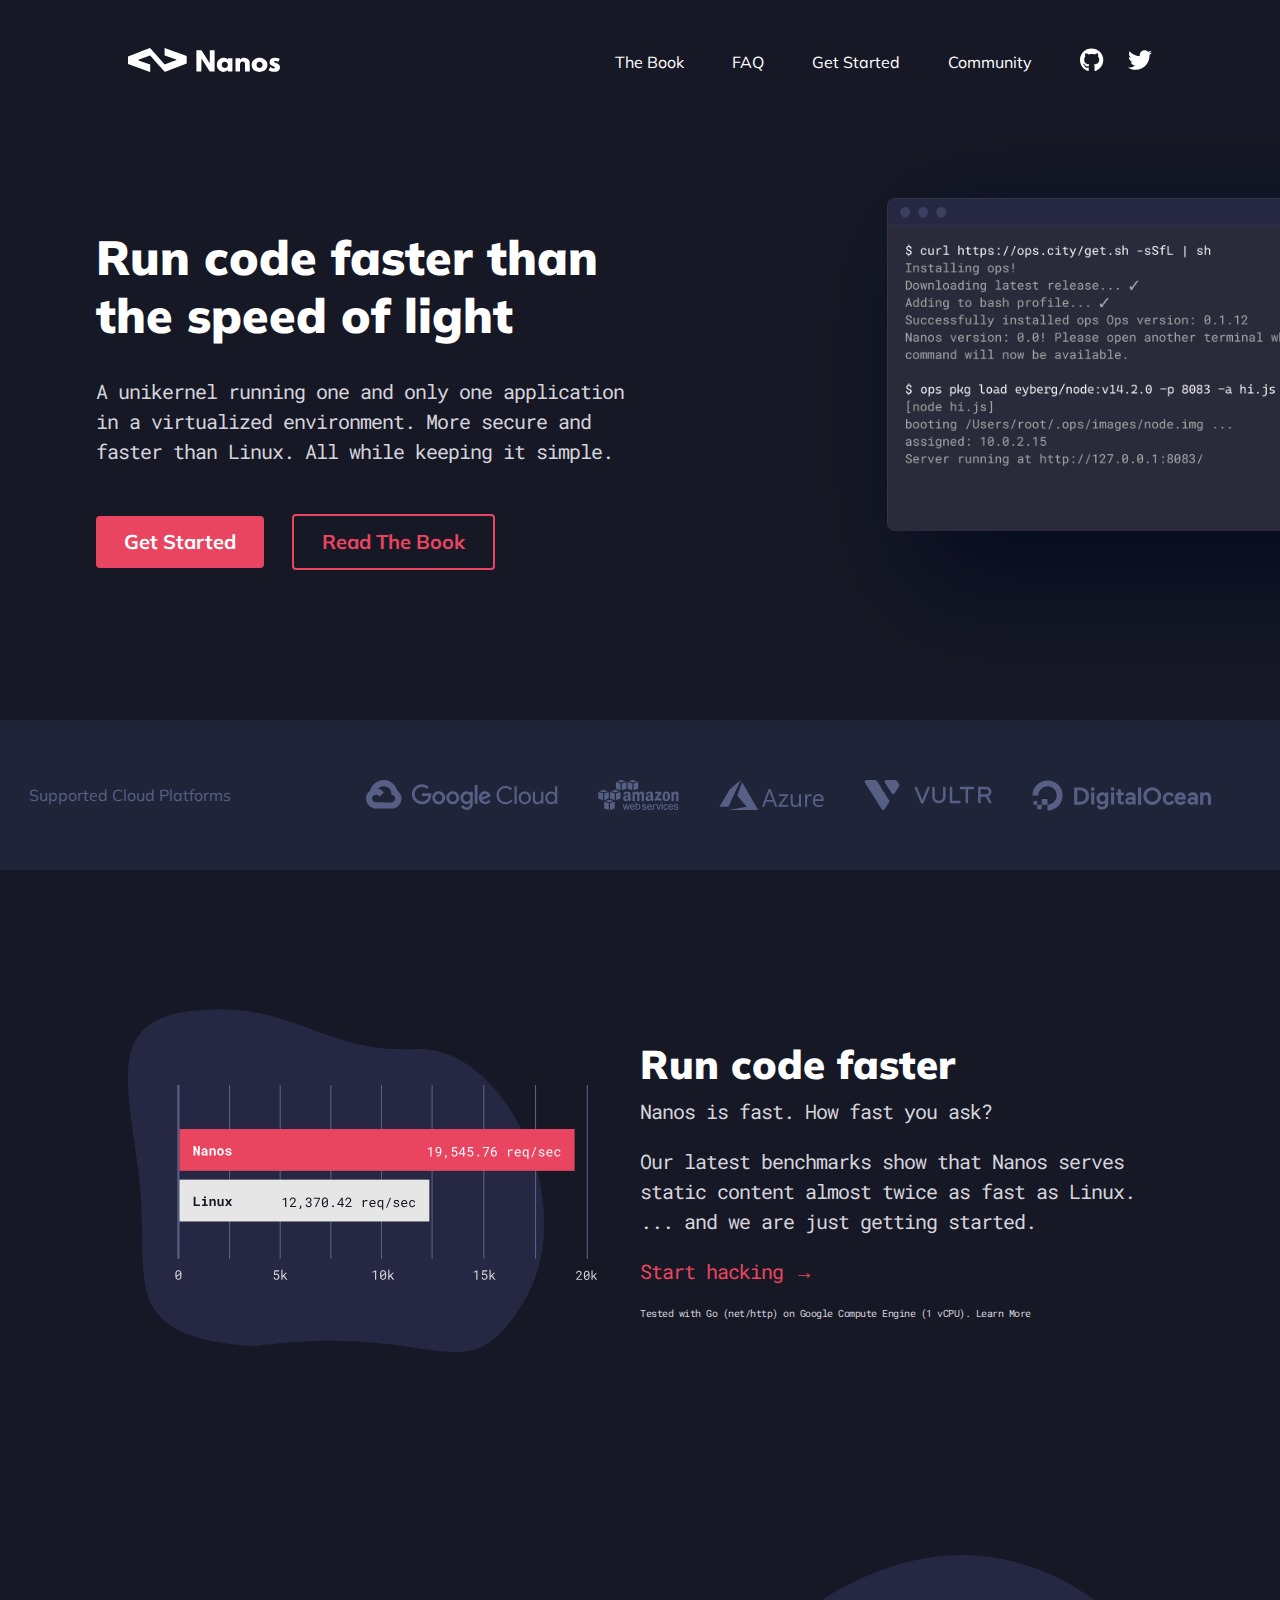
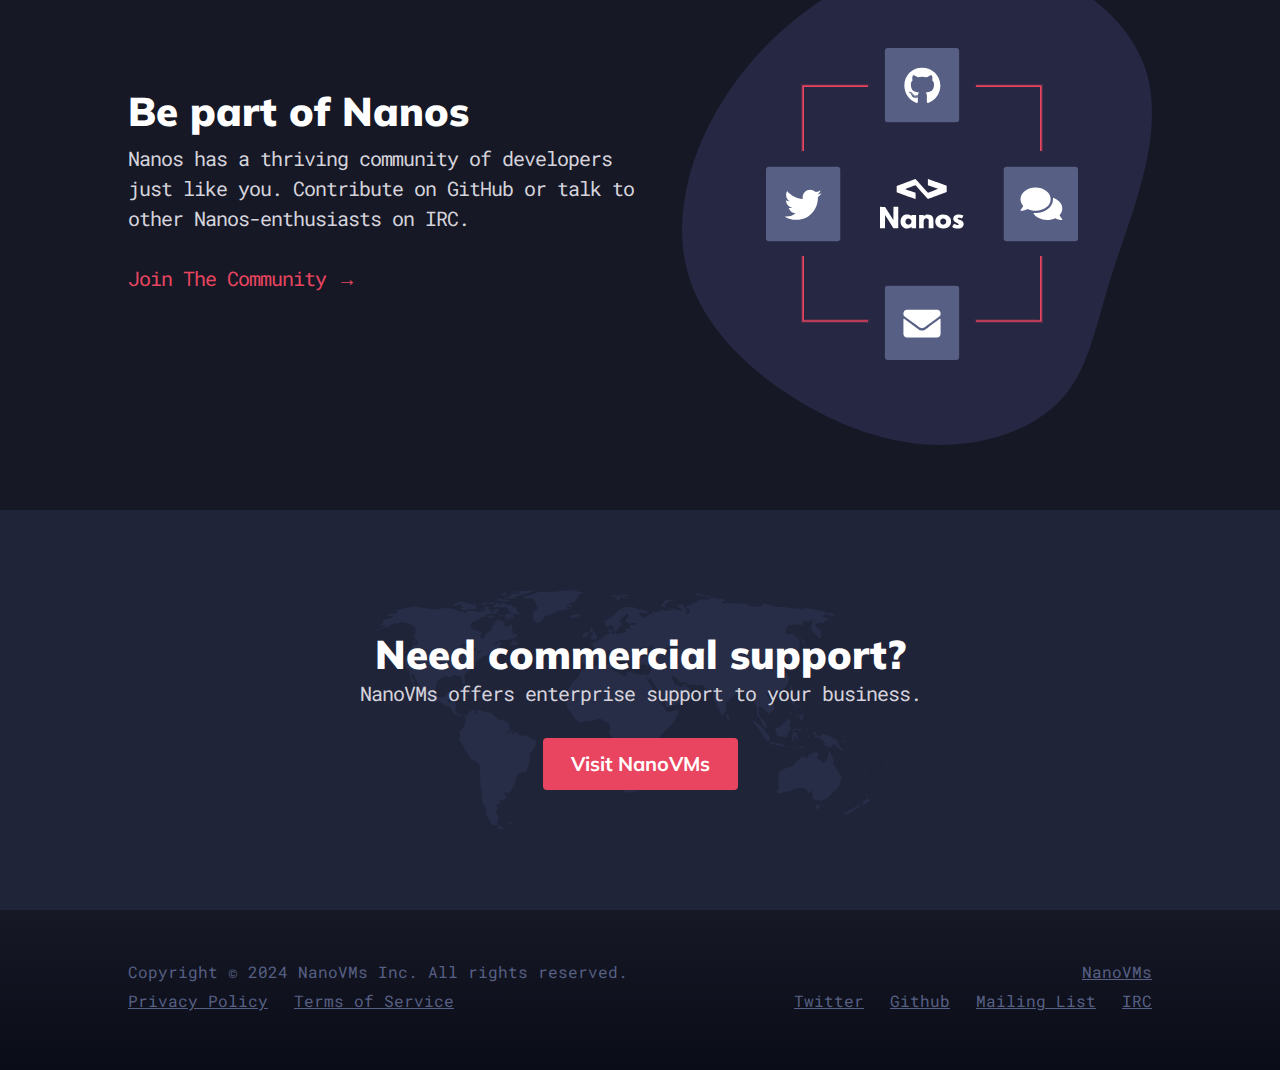
<file: index.html>
<!DOCTYPE html>
<html lang="en">
<head>
    <meta name="description" content="The nanos unikernel runs your applications as secure, isolated virtual machines faster than bare metal installs.">
    <meta name="keywords" content="linux unikernel, elf unikernel, process as unikernel, unikernel tool, unikernel runner, unikernel orchestrator, unikernel process management, unikernel security">
    <meta charset="UTF-8">
    <meta name="viewport" content="width=device-width, initial-scale=1.0">
    <meta http-equiv="X-UA-Compatible" content="ie=edge">
    <link rel="stylesheet" href="/static/main.css">
    <link href="https://fonts.googleapis.com/css2?family=Muli:wght@400;700;900&display=swap" rel="stylesheet">
    <link href="https://fonts.googleapis.com/css2?family=Roboto+Mono:wght@400&display=swap" rel="stylesheet">
    <title>Nanos.org - Deploy unikernels to any cloud in seconds with no devops</title>
</head>
<body>
<nav class="navigate">
    <a style="height: 24px" href="/index">
        <svg xmlns="http://www.w3.org/2000/svg" class="navigate__logo" width="152" height="24" viewBox="0 0 152 24"
             fill="none">
            <path d="M11 4.2L0 8.4V12.2 15.9L11 19.9C17 22.1 22 23.9 22.1 23.9 22.2 23.9 22.3 22.2 22.2 20.2L22.2 16.5 16.2 14.4C12.9 13.3 10.1 12.3 10.1 12.2 9.9 12.1 21.5 7.6 22 7.6 22.1 7.6 23.6 9.1 25.2 11 26.9 12.9 30.1 16.6 32.4 19.1 34.6 21.7 36.5 23.8 36.6 23.8 36.7 23.9 41.7 22 47.7 19.7L58.7 15.5V11.8 8L47.7 4C41.7 1.8 36.7 0 36.7 0 36.6 0 36.6 1.7 36.6 3.7L36.6 7.5 42.6 9.5C45.9 10.7 48.6 11.7 48.7 11.7 48.7 11.8 46.5 12.7 43.7 13.8 41 14.8 38.2 15.9 37.7 16.1L36.7 16.5 29.4 8.2C25.4 3.7 22.1 0 22.1 0 22 0 17 1.9 11 4.2ZM68.4 12.8V23.5H70.9 73.3L73.4 17 73.5 10.5 77.6 17 81.7 23.5 84.2 23.5 86.6 23.5V12.8 2.2H84.2 81.8L81.8 8.7 81.7 15.3 77.6 8.8 73.4 2.3 70.9 2.2 68.4 2.2V12.8ZM93.2 10.2C91.7 10.7 89.9 12.5 89.3 14.1 88.7 15.9 88.7 18.5 89.5 20 90.6 22.3 92.9 23.9 95.3 23.9 96.6 23.9 97.6 23.6 98.8 22.8L99.9 22.2V22.8 23.5H102.2 104.4V16.8 10.2H102.2 99.9V10.8C99.9 11.4 99.8 11.4 99.1 10.9 97.7 9.8 95.2 9.5 93.2 10.2ZM114.4 10.1C113.9 10.2 113.2 10.6 112.8 11L112 11.5V10.9 10.2H109.8 107.5V16.8 23.5H109.8 112V19.5C112 15.7 112.1 15.5 112.5 14.8 113.5 13.3 115.1 13 116.3 14.2L117 15V19.2 23.5H119.4 121.8V19.1C121.8 16.8 121.7 14.3 121.6 13.7 121.3 12.3 120.2 11 118.8 10.4 117.6 9.8 115.4 9.7 114.4 10.1ZM129.3 10.1C126.9 10.7 125.2 12.1 124.2 14 123.5 15.5 123.5 18.1 124.2 19.7 125.3 22.2 127.7 23.7 130.9 23.9 134.8 24.1 137.6 22.5 139 19.5 139.5 18.3 139.6 15.9 139.1 14.4 138.5 12.9 136.7 11.1 135 10.4 133.4 9.8 130.8 9.7 129.3 10.1ZM145 10.1C142.7 10.7 141.6 12 141.6 14.2 141.6 16 142.2 16.7 144.8 18 146.6 18.9 146.9 19.1 147 19.6 147 20.1 147 20.2 146.5 20.3 145.6 20.6 144.5 20.3 143.5 19.7 143.1 19.4 142.6 19.1 142.5 19.1 142.4 19.1 141.9 19.8 141.4 20.7L140.5 22.2 141 22.5C142.6 23.5 143.6 23.8 145.9 23.8 147.3 23.8 148.6 23.7 149 23.5 151.5 22.6 152.7 20 151.6 17.7 151.1 16.6 150.1 15.9 148 15.1 146.2 14.5 145.7 14.1 146.1 13.5 146.4 13 147.6 12.9 149.1 13.4L150.3 13.8 151.1 12.3 151.8 10.8 151 10.5C149.3 9.8 146.8 9.6 145 10.1ZM95.6 14C94.4 14.5 93.9 15.3 93.8 16.7 93.7 18.2 94.2 19.1 95.4 19.6 97.9 20.8 100.5 18.6 99.7 15.9 99.2 14.3 97.1 13.3 95.6 14ZM130.4 14C129.2 14.5 128.7 15.3 128.6 16.7 128.5 18.2 129 19.1 130.1 19.6 132.7 20.8 135.3 18.6 134.4 15.9 134 14.3 131.9 13.3 130.4 14Z"
                  style="clip-rule:evenodd;fill-rule:evenodd;fill:white"/>
        </svg>
    </a>
    <div class="navigate__box">
        <ul class="navigate__links-text navigate__pc">
            <a href="/thebook">
                <li>The Book</li>
            </a>
            <a href="/faq">
                <li>FAQ</li>
            </a>
            <a href="/getting_started">
                <li>Get Started</li>
            </a>
            <a href="/community">
                <li>Community</li>
            </a>
        </ul>
        <div class="navigate__links-socials navigate__pc">
            <ul class="navigate__links-socials">
                <a href="https://github.com/nanovms/nanos" class="navigate__links-socials_pdr">
                    <svg xmlns="http://www.w3.org/2000/svg" width="24" height="24" viewBox="0 0 24 24" fill="none">
                        <path d="M7.7 18.7C7.7 18.6 7.6 18.5 7.5 18.5 7.4 18.5 7.3 18.6 7.3 18.7 7.3 18.8 7.4 18.8 7.5 18.8 7.6 18.8 7.7 18.8 7.7 18.7ZM6.3 18.4C6.3 18.5 6.4 18.7 6.5 18.7 6.6 18.7 6.8 18.7 6.8 18.6 6.8 18.5 6.8 18.4 6.6 18.3 6.5 18.3 6.3 18.3 6.3 18.4ZM8.4 18.4C8.3 18.4 8.2 18.5 8.2 18.6 8.2 18.7 8.3 18.8 8.4 18.7 8.6 18.7 8.7 18.6 8.6 18.5 8.6 18.4 8.5 18.3 8.4 18.4ZM11.4 0.4C5 0.4 0 5.3 0 11.8 0 17 3.2 21.5 7.9 23.1 8.5 23.2 8.7 22.8 8.7 22.5 8.7 22.2 8.7 20.6 8.7 19.6 8.7 19.6 5.4 20.3 4.7 18.2 4.7 18.2 4.2 16.8 3.5 16.5 3.5 16.5 2.4 15.8 3.5 15.8 3.5 15.8 4.7 15.8 5.3 17 6.4 18.8 8.1 18.3 8.8 18 8.9 17.2 9.1 16.7 9.5 16.4 6.9 16.1 4.2 15.7 4.2 11.2 4.2 9.9 4.6 9.3 5.3 8.4 5.2 8.1 4.8 6.9 5.5 5.3 6.4 5 8.7 6.5 8.7 6.5 9.7 6.2 10.6 6.1 11.6 6.1 12.7 6.1 13.6 6.2 14.6 6.5 14.6 6.5 16.8 4.9 17.8 5.3 18.5 6.9 18 8.1 18 8.4 18.7 9.3 19.2 9.9 19.2 11.2 19.2 15.7 16.4 16.1 13.8 16.4 14.2 16.7 14.6 17.4 14.6 18.6 14.6 20.1 14.5 22.1 14.5 22.5 14.5 22.8 14.8 23.2 15.4 23 20.1 21.5 23.3 17 23.3 11.8 23.3 5.3 18 0.4 11.4 0.4ZM4.5 16.5C4.5 16.6 4.5 16.7 4.5 16.8 4.6 16.9 4.7 16.9 4.8 16.9 4.9 16.8 4.9 16.7 4.8 16.6 4.7 16.5 4.6 16.5 4.5 16.5ZM4 16.2C4 16.3 4 16.3 4.1 16.4 4.2 16.4 4.3 16.4 4.4 16.3 4.4 16.3 4.3 16.2 4.2 16.2 4.1 16.1 4.1 16.1 4 16.2ZM5.5 17.9C5.5 17.9 5.5 18 5.6 18.1 5.7 18.2 5.9 18.3 5.9 18.2 6 18.1 6 18 5.9 17.9 5.8 17.8 5.6 17.8 5.5 17.9ZM5 17.2C4.9 17.2 4.9 17.3 5 17.4 5.1 17.5 5.2 17.6 5.3 17.5 5.3 17.5 5.3 17.3 5.3 17.3 5.2 17.2 5.1 17.1 5 17.2Z"
                              fill="white"/>
                    </svg>
                </a>
                <a href="https://twitter.com/nanovms">
                    <svg xmlns="http://www.w3.org/2000/svg" width="24" height="20" viewBox="0 0 24 20" fill="none">
                        <path d="M21.5 5.1C22.5 4.4 23.3 3.6 24 2.6 23.1 3 22.1 3.3 21.1 3.3 22.2 2.7 22.9 1.8 23.3 0.6 22.4 1.2 21.3 1.6 20.2 1.8 19.3 0.9 18 0.3 16.6 0.3 13.9 0.3 11.7 2.5 11.7 5.2 11.7 5.6 11.7 6 11.8 6.3 7.7 6.1 4.1 4.1 1.6 1.2 1.2 1.9 1 2.7 1 3.7 1 5.4 1.8 6.9 3.2 7.8 2.4 7.7 1.6 7.5 0.9 7.1V7.2C0.9 9.6 2.6 11.5 4.9 12 4.5 12.1 4 12.2 3.6 12.2 3.3 12.2 3 12.2 2.7 12.1 3.3 14.1 5.1 15.5 7.3 15.5 5.6 16.8 3.5 17.6 1.2 17.6 0.8 17.6 0.4 17.6 0 17.5 2.2 19 4.7 19.8 7.5 19.8 16.6 19.8 21.5 12.3 21.5 5.8 21.5 5.5 21.5 5.4 21.5 5.1Z"
                              fill="white"/>
                    </svg>
                </a>
            </ul>
        </div>
        <div class="navigate__mobile">
            <input type='checkbox' class="navigate__mobile-menu">
            <span class="top"></span>
            <span class="middle"></span>
            <span class="bottom"></span>
            <ul class="navigate__mobile-list">
                <a href="/thebook">
                    <li>The Book</li>
                </a>
                <a href="/faq">
                    <li>FAQ</li>
                </a>
                <a href="/getting_started">
                    <li>Get Started</li>
                </a>
                <a href="/community">
                    <li class="navigate__mobile-list_last">Community</li>
                </a>
                <div class="navigate__links-socials_mobile">
                    <a href="https://github.com/nanovms/nanos" class="navigate__links-socials_github-mobile">
                        <svg xmlns="http://www.w3.org/2000/svg" width="24" height="24" viewBox="0 0 24 24" fill="none">
                            <path d="M7.7 18.7C7.7 18.6 7.6 18.5 7.5 18.5 7.4 18.5 7.3 18.6 7.3 18.7 7.3 18.8 7.4 18.8 7.5 18.8 7.6 18.8 7.7 18.8 7.7 18.7ZM6.3 18.4C6.3 18.5 6.4 18.7 6.5 18.7 6.6 18.7 6.8 18.7 6.8 18.6 6.8 18.5 6.8 18.4 6.6 18.3 6.5 18.3 6.3 18.3 6.3 18.4ZM8.4 18.4C8.3 18.4 8.2 18.5 8.2 18.6 8.2 18.7 8.3 18.8 8.4 18.7 8.6 18.7 8.7 18.6 8.6 18.5 8.6 18.4 8.5 18.3 8.4 18.4ZM11.4 0.4C5 0.4 0 5.3 0 11.8 0 17 3.2 21.5 7.9 23.1 8.5 23.2 8.7 22.8 8.7 22.5 8.7 22.2 8.7 20.6 8.7 19.6 8.7 19.6 5.4 20.3 4.7 18.2 4.7 18.2 4.2 16.8 3.5 16.5 3.5 16.5 2.4 15.8 3.5 15.8 3.5 15.8 4.7 15.8 5.3 17 6.4 18.8 8.1 18.3 8.8 18 8.9 17.2 9.1 16.7 9.5 16.4 6.9 16.1 4.2 15.7 4.2 11.2 4.2 9.9 4.6 9.3 5.3 8.4 5.2 8.1 4.8 6.9 5.5 5.3 6.4 5 8.7 6.5 8.7 6.5 9.7 6.2 10.6 6.1 11.6 6.1 12.7 6.1 13.6 6.2 14.6 6.5 14.6 6.5 16.8 4.9 17.8 5.3 18.5 6.9 18 8.1 18 8.4 18.7 9.3 19.2 9.9 19.2 11.2 19.2 15.7 16.4 16.1 13.8 16.4 14.2 16.7 14.6 17.4 14.6 18.6 14.6 20.1 14.5 22.1 14.5 22.5 14.5 22.8 14.8 23.2 15.4 23 20.1 21.5 23.3 17 23.3 11.8 23.3 5.3 18 0.4 11.4 0.4ZM4.5 16.5C4.5 16.6 4.5 16.7 4.5 16.8 4.6 16.9 4.7 16.9 4.8 16.9 4.9 16.8 4.9 16.7 4.8 16.6 4.7 16.5 4.6 16.5 4.5 16.5ZM4 16.2C4 16.3 4 16.3 4.1 16.4 4.2 16.4 4.3 16.4 4.4 16.3 4.4 16.3 4.3 16.2 4.2 16.2 4.1 16.1 4.1 16.1 4 16.2ZM5.5 17.9C5.5 17.9 5.5 18 5.6 18.1 5.7 18.2 5.9 18.3 5.9 18.2 6 18.1 6 18 5.9 17.9 5.8 17.8 5.6 17.8 5.5 17.9ZM5 17.2C4.9 17.2 4.9 17.3 5 17.4 5.1 17.5 5.2 17.6 5.3 17.5 5.3 17.5 5.3 17.3 5.3 17.3 5.2 17.2 5.1 17.1 5 17.2Z"
                                  fill="white"/>
                        </svg>
                    </a>
                    <a href="#">
                        <svg xmlns="http://www.w3.org/2000/svg" width="24" height="20" viewBox="0 0 24 20" fill="none">
                            <path d="M21.5 5.1C22.5 4.4 23.3 3.6 24 2.6 23.1 3 22.1 3.3 21.1 3.3 22.2 2.7 22.9 1.8 23.3 0.6 22.4 1.2 21.3 1.6 20.2 1.8 19.3 0.9 18 0.3 16.6 0.3 13.9 0.3 11.7 2.5 11.7 5.2 11.7 5.6 11.7 6 11.8 6.3 7.7 6.1 4.1 4.1 1.6 1.2 1.2 1.9 1 2.7 1 3.7 1 5.4 1.8 6.9 3.2 7.8 2.4 7.7 1.6 7.5 0.9 7.1V7.2C0.9 9.6 2.6 11.5 4.9 12 4.5 12.1 4 12.2 3.6 12.2 3.3 12.2 3 12.2 2.7 12.1 3.3 14.1 5.1 15.5 7.3 15.5 5.6 16.8 3.5 17.6 1.2 17.6 0.8 17.6 0.4 17.6 0 17.5 2.2 19 4.7 19.8 7.5 19.8 16.6 19.8 21.5 12.3 21.5 5.8 21.5 5.5 21.5 5.4 21.5 5.1Z"
                                  fill="white"/>
                        </svg>
                    </a>
                </div>
            </ul>
        </div>
    </div>
</nav>
<div class="block home__top">
    <div class="home__top-left">
        <h1 class="title title__home">Run code faster than the speed of light</h1>
        <p class="description">A unikernel running one and only one application in a virtualized environment. More
            secure and faster than Linux. All while keeping it simple.</p>
        <div class="home__top-buttons">
            <a href="/getting_started">
                <button class="button">Get Started</button>
            </a>
            <a href="/thebook">
                <button class="button button__secondary">Read The Book</button>
            </a>
        </div>
    </div>
    <div class="home__top-right">
        <img src="/static/img/terminal-2.png" alt="Terminal" class="home__terminal">
    </div>
</div>

<div class="block supported">
    <p class="supported__text">Supported Cloud Platforms</p>
    <div class="supported__logo-box">
        <img src="/static/img/logo-google-cloud.svg" alt="cloud">
        <img src="/static/img/logo-amazon-webservices.svg" alt="amazon">
        <img src="/static/img/logo-microsoft-azure.svg" alt="azure">
        <img src="/static/img/logo-vultr.svg" alt="vultr">
        <img src="/static/img/logo-digital-ocean.svg" alt="digital-ocean">
    </div>
</div>

<div class="block main">
    <img src="/static/img/compare-chart.svg" alt="compare">
    <div class="main__box">
        <h2 class="title">Run code faster</h2>
        <p class="description">Nanos is fast. How fast you ask?</p><br>
        <p class="description">Our latest benchmarks show that Nanos serves static
            content almost twice as fast as Linux. ... and we are just getting started.</p><br>
        <a href="/getting_started"><p class="description main__red-text">Start hacking →</p></a><br>
        <p class="description main__small-text">Tested with Go (net/http) on Google Compute Engine (1 vCPU). Learn
            More</p>
    </div>
</div>

<div class="block main main__reverse_mobile">
    <div class="main__box">
        <h2 class="title">Be part of Nanos</h2>
        <p class="description">
            Nanos has a thriving community of developers just like you. Contribute on GitHub or talk to other
            Nanos-enthusiasts on IRC.<br><br>
        </p>
        <a href="/community"><p class="description main__red-text">Join The Community →</p></a><br>
    </div>
    <img src="/static/img/Nanos.svg" alt="Nanos">
</div>
<div class="block supported supported__commercial">
    <img src="/static/img/map.svg" alt="map">
    <h2 class="title">Need commercial support?</h2>
    <p class="description">NanoVMs offers enterprise support to your business.<br><br></p>
    <a href="https://nanovms.com/services/subscription">
        <button class="button home__visit">Visit NanoVMs</button>
    </a>
</div>

<footer class="block footer__pc">

    <div class="footer__box">
        <span>Copyright © 2024 NanoVMs Inc. All rights reserved.</span>
        <a class="footer__link footer__link_reset-mg" href="https://nanovms.com/">
            <span>NanoVMs</span>
        </a>
    </div>
    <div class="footer__box">
        <div>
            <a class="footer__link" href="/privacy">
                <span>Privacy Policy</span>
            </a>
            <a class="footer__link" href="/terms">
                <span>Terms of Service</span>
            </a>
        </div>
        <div>
            <a class="footer__link" href="https://twitter.com/nanovms">
                <span>Twitter</span>
            </a>
            <a class="footer__link" href="https://github.com/nanovms/nanos">
                <span>Github</span>
            </a>
            <a class="footer__link" href="https://groups.google.com/a/nanovms.com/g/nanos-users">
                <span>Mailing List</span>
            </a>
            <a class="footer__link footer__link_reset-mg" href="#">
                <span>IRC</span>
            </a>
        </div>
    </div>
</footer>

<footer class="block footer__mobile">

    <div class="footer__box">
        <span>Copyright © 2024 NanoVMs Inc. All rights reserved.</span>
        <div class="footer__box-wrap">
            <a class="footer__link" href="/privacy">
                <span>Privacy Policy</span>
            </a>
            <a class="footer__link" href="/terms">
                <span>Terms of Service</span>
            </a>
            <a class="footer__link" href="https://nanovms.com/">
                <span>NanoVMs</span>
            </a>
            <a class="footer__link" href="https://nanovms.com/services/subscription">
                <span>Commercial Support</span>
            </a>
            <a class="footer__link" href="https://forums.nanovms.com">
                <span>Forums</span>
            </a>
 
            <a class="footer__link" href="https://twitter.com/nanovms">
                <span>Twitter</span>
            </a>
            <a class="footer__link" href="https://github.com/nanovms/nanos">
                <span>GitHub</span>
            </a>
            <a class="footer__link" href="https://groups.google.com/a/nanovms.com/g/nanos-users">
                <span>Mailing List</span>
            </a>
            <a class="footer__link" href="#">
                <span>IRC</span>
            </a>
        </div>
    </div>
</footer>

<script src="/static/index.js"></script>
<!-- Global site tag (gtag.js) - Google Analytics -->
<script async
src="https://www.googletagmanager.com/gtag/js?id=G-Q7BKSVLQ4K"></script>
<script>
  window.dataLayer = window.dataLayer || [];
  function gtag(){dataLayer.push(arguments);}
  gtag('js', new Date());

  gtag('config', 'G-Q7BKSVLQ4K');
</script>
</body>
</html>
</file>
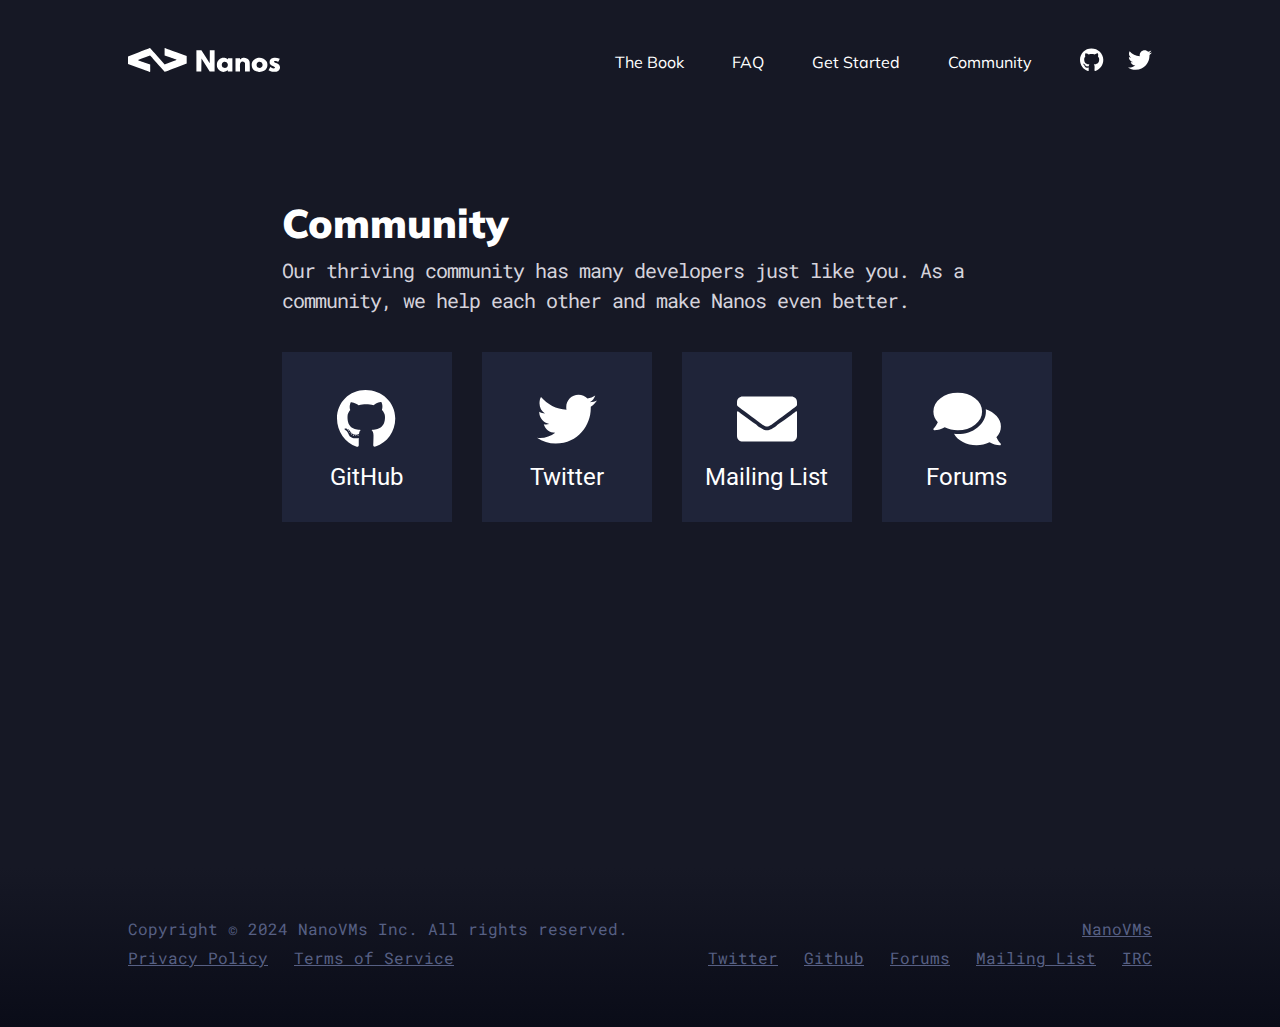
<file: community.html>
<!DOCTYPE html>
<html lang="en">
<head>
    <meta name="description" content="The nanos unikernel runs your
applications as secure, isolated virtual machines faster than bare metal
installs.">
    <meta name="keywords" content="linux unikernel, elf unikernel,
process as unikernel, unikernel tool, unikernel runner, unikernel
orchestrator, unikernel process management, unikernel security">
    <meta charset="UTF-8">
    <meta name="viewport" content="width=device-width, initial-scale=1.0">
    <meta http-equiv="X-UA-Compatible" content="ie=edge">
    <link rel="stylesheet" href="/static/main.css">
    <link href="https://fonts.googleapis.com/css2?family=Muli:wght@400;700;900&display=swap" rel="stylesheet">
    <link href="https://fonts.googleapis.com/css2?family=Roboto+Mono:wght@400&display=swap" rel="stylesheet">
    <link href="https://fonts.googleapis.com/css2?family=Roboto&display=swap" rel="stylesheet">
    <title>Community — Nanos.org</title>
</head>
<body>
<nav class="navigate">
    <a style="height: 24px" href="/">
        <svg xmlns="http://www.w3.org/2000/svg" class="navigate__logo" width="152" height="24" viewBox="0 0 152 24"
             fill="none">
            <path d="M11 4.2L0 8.4V12.2 15.9L11 19.9C17 22.1 22 23.9 22.1 23.9 22.2 23.9 22.3 22.2 22.2 20.2L22.2 16.5 16.2 14.4C12.9 13.3 10.1 12.3 10.1 12.2 9.9 12.1 21.5 7.6 22 7.6 22.1 7.6 23.6 9.1 25.2 11 26.9 12.9 30.1 16.6 32.4 19.1 34.6 21.7 36.5 23.8 36.6 23.8 36.7 23.9 41.7 22 47.7 19.7L58.7 15.5V11.8 8L47.7 4C41.7 1.8 36.7 0 36.7 0 36.6 0 36.6 1.7 36.6 3.7L36.6 7.5 42.6 9.5C45.9 10.7 48.6 11.7 48.7 11.7 48.7 11.8 46.5 12.7 43.7 13.8 41 14.8 38.2 15.9 37.7 16.1L36.7 16.5 29.4 8.2C25.4 3.7 22.1 0 22.1 0 22 0 17 1.9 11 4.2ZM68.4 12.8V23.5H70.9 73.3L73.4 17 73.5 10.5 77.6 17 81.7 23.5 84.2 23.5 86.6 23.5V12.8 2.2H84.2 81.8L81.8 8.7 81.7 15.3 77.6 8.8 73.4 2.3 70.9 2.2 68.4 2.2V12.8ZM93.2 10.2C91.7 10.7 89.9 12.5 89.3 14.1 88.7 15.9 88.7 18.5 89.5 20 90.6 22.3 92.9 23.9 95.3 23.9 96.6 23.9 97.6 23.6 98.8 22.8L99.9 22.2V22.8 23.5H102.2 104.4V16.8 10.2H102.2 99.9V10.8C99.9 11.4 99.8 11.4 99.1 10.9 97.7 9.8 95.2 9.5 93.2 10.2ZM114.4 10.1C113.9 10.2 113.2 10.6 112.8 11L112 11.5V10.9 10.2H109.8 107.5V16.8 23.5H109.8 112V19.5C112 15.7 112.1 15.5 112.5 14.8 113.5 13.3 115.1 13 116.3 14.2L117 15V19.2 23.5H119.4 121.8V19.1C121.8 16.8 121.7 14.3 121.6 13.7 121.3 12.3 120.2 11 118.8 10.4 117.6 9.8 115.4 9.7 114.4 10.1ZM129.3 10.1C126.9 10.7 125.2 12.1 124.2 14 123.5 15.5 123.5 18.1 124.2 19.7 125.3 22.2 127.7 23.7 130.9 23.9 134.8 24.1 137.6 22.5 139 19.5 139.5 18.3 139.6 15.9 139.1 14.4 138.5 12.9 136.7 11.1 135 10.4 133.4 9.8 130.8 9.7 129.3 10.1ZM145 10.1C142.7 10.7 141.6 12 141.6 14.2 141.6 16 142.2 16.7 144.8 18 146.6 18.9 146.9 19.1 147 19.6 147 20.1 147 20.2 146.5 20.3 145.6 20.6 144.5 20.3 143.5 19.7 143.1 19.4 142.6 19.1 142.5 19.1 142.4 19.1 141.9 19.8 141.4 20.7L140.5 22.2 141 22.5C142.6 23.5 143.6 23.8 145.9 23.8 147.3 23.8 148.6 23.7 149 23.5 151.5 22.6 152.7 20 151.6 17.7 151.1 16.6 150.1 15.9 148 15.1 146.2 14.5 145.7 14.1 146.1 13.5 146.4 13 147.6 12.9 149.1 13.4L150.3 13.8 151.1 12.3 151.8 10.8 151 10.5C149.3 9.8 146.8 9.6 145 10.1ZM95.6 14C94.4 14.5 93.9 15.3 93.8 16.7 93.7 18.2 94.2 19.1 95.4 19.6 97.9 20.8 100.5 18.6 99.7 15.9 99.2 14.3 97.1 13.3 95.6 14ZM130.4 14C129.2 14.5 128.7 15.3 128.6 16.7 128.5 18.2 129 19.1 130.1 19.6 132.7 20.8 135.3 18.6 134.4 15.9 134 14.3 131.9 13.3 130.4 14Z"
                  style="clip-rule:evenodd;fill-rule:evenodd;fill:white"/>
        </svg>
    </a>
    <div class="navigate__box">
        <ul class="navigate__links-text navigate__pc">
            <a href="/thebook">
                <li>The Book</li>
            </a>
            <a href="/faq">
                <li>FAQ</li>
            </a>
            <a href="/getting_started">
                <li>Get Started</li>
            </a>
            <a href="/community">
                <li>Community</li>
            </a>
        </ul>
        <div class="navigate__links-socials navigate__pc">
            <ul class="navigate__links-socials">
                <a href="https://github.com/nanovms/nanos" class="navigate__links-socials_pdr">
                    <svg xmlns="http://www.w3.org/2000/svg" width="24" height="24" viewBox="0 0 24 24" fill="none">
                        <path d="M7.7 18.7C7.7 18.6 7.6 18.5 7.5 18.5 7.4 18.5 7.3 18.6 7.3 18.7 7.3 18.8 7.4 18.8 7.5 18.8 7.6 18.8 7.7 18.8 7.7 18.7ZM6.3 18.4C6.3 18.5 6.4 18.7 6.5 18.7 6.6 18.7 6.8 18.7 6.8 18.6 6.8 18.5 6.8 18.4 6.6 18.3 6.5 18.3 6.3 18.3 6.3 18.4ZM8.4 18.4C8.3 18.4 8.2 18.5 8.2 18.6 8.2 18.7 8.3 18.8 8.4 18.7 8.6 18.7 8.7 18.6 8.6 18.5 8.6 18.4 8.5 18.3 8.4 18.4ZM11.4 0.4C5 0.4 0 5.3 0 11.8 0 17 3.2 21.5 7.9 23.1 8.5 23.2 8.7 22.8 8.7 22.5 8.7 22.2 8.7 20.6 8.7 19.6 8.7 19.6 5.4 20.3 4.7 18.2 4.7 18.2 4.2 16.8 3.5 16.5 3.5 16.5 2.4 15.8 3.5 15.8 3.5 15.8 4.7 15.8 5.3 17 6.4 18.8 8.1 18.3 8.8 18 8.9 17.2 9.1 16.7 9.5 16.4 6.9 16.1 4.2 15.7 4.2 11.2 4.2 9.9 4.6 9.3 5.3 8.4 5.2 8.1 4.8 6.9 5.5 5.3 6.4 5 8.7 6.5 8.7 6.5 9.7 6.2 10.6 6.1 11.6 6.1 12.7 6.1 13.6 6.2 14.6 6.5 14.6 6.5 16.8 4.9 17.8 5.3 18.5 6.9 18 8.1 18 8.4 18.7 9.3 19.2 9.9 19.2 11.2 19.2 15.7 16.4 16.1 13.8 16.4 14.2 16.7 14.6 17.4 14.6 18.6 14.6 20.1 14.5 22.1 14.5 22.5 14.5 22.8 14.8 23.2 15.4 23 20.1 21.5 23.3 17 23.3 11.8 23.3 5.3 18 0.4 11.4 0.4ZM4.5 16.5C4.5 16.6 4.5 16.7 4.5 16.8 4.6 16.9 4.7 16.9 4.8 16.9 4.9 16.8 4.9 16.7 4.8 16.6 4.7 16.5 4.6 16.5 4.5 16.5ZM4 16.2C4 16.3 4 16.3 4.1 16.4 4.2 16.4 4.3 16.4 4.4 16.3 4.4 16.3 4.3 16.2 4.2 16.2 4.1 16.1 4.1 16.1 4 16.2ZM5.5 17.9C5.5 17.9 5.5 18 5.6 18.1 5.7 18.2 5.9 18.3 5.9 18.2 6 18.1 6 18 5.9 17.9 5.8 17.8 5.6 17.8 5.5 17.9ZM5 17.2C4.9 17.2 4.9 17.3 5 17.4 5.1 17.5 5.2 17.6 5.3 17.5 5.3 17.5 5.3 17.3 5.3 17.3 5.2 17.2 5.1 17.1 5 17.2Z"
                              fill="white"/>
                    </svg>
                </a>
                <a href="https://twitter.com/nanovms">
                    <svg xmlns="http://www.w3.org/2000/svg" width="24" height="20" viewBox="0 0 24 20" fill="none">
                        <path d="M21.5 5.1C22.5 4.4 23.3 3.6 24 2.6 23.1 3 22.1 3.3 21.1 3.3 22.2 2.7 22.9 1.8 23.3 0.6 22.4 1.2 21.3 1.6 20.2 1.8 19.3 0.9 18 0.3 16.6 0.3 13.9 0.3 11.7 2.5 11.7 5.2 11.7 5.6 11.7 6 11.8 6.3 7.7 6.1 4.1 4.1 1.6 1.2 1.2 1.9 1 2.7 1 3.7 1 5.4 1.8 6.9 3.2 7.8 2.4 7.7 1.6 7.5 0.9 7.1V7.2C0.9 9.6 2.6 11.5 4.9 12 4.5 12.1 4 12.2 3.6 12.2 3.3 12.2 3 12.2 2.7 12.1 3.3 14.1 5.1 15.5 7.3 15.5 5.6 16.8 3.5 17.6 1.2 17.6 0.8 17.6 0.4 17.6 0 17.5 2.2 19 4.7 19.8 7.5 19.8 16.6 19.8 21.5 12.3 21.5 5.8 21.5 5.5 21.5 5.4 21.5 5.1Z"
                              fill="white"/>
                    </svg>
                </a>
            </ul>
        </div>
        <div class="navigate__mobile">
            <input type='checkbox' class="navigate__mobile-menu">
            <span class="top"></span>
            <span class="middle"></span>
            <span class="bottom"></span>
            <ul class="navigate__mobile-list">
                <a href="/thebook">
                    <li>The Book</li>
                </a>
                <a href="/faq">
                    <li>FAQ</li>
                </a>
                <a href="/getting_started">
                    <li>Get Started</li>
                </a>
                <a href="/community">
                    <li class="navigate__mobile-list_last">Community</li>
                </a>
                <div class="navigate__links-socials_mobile">
                    <a href="https://github.com/nanovms/nanos" class="navigate__links-socials_github-mobile">
                        <svg xmlns="http://www.w3.org/2000/svg" width="24" height="24" viewBox="0 0 24 24" fill="none">
                            <path d="M7.7 18.7C7.7 18.6 7.6 18.5 7.5 18.5 7.4 18.5 7.3 18.6 7.3 18.7 7.3 18.8 7.4 18.8 7.5 18.8 7.6 18.8 7.7 18.8 7.7 18.7ZM6.3 18.4C6.3 18.5 6.4 18.7 6.5 18.7 6.6 18.7 6.8 18.7 6.8 18.6 6.8 18.5 6.8 18.4 6.6 18.3 6.5 18.3 6.3 18.3 6.3 18.4ZM8.4 18.4C8.3 18.4 8.2 18.5 8.2 18.6 8.2 18.7 8.3 18.8 8.4 18.7 8.6 18.7 8.7 18.6 8.6 18.5 8.6 18.4 8.5 18.3 8.4 18.4ZM11.4 0.4C5 0.4 0 5.3 0 11.8 0 17 3.2 21.5 7.9 23.1 8.5 23.2 8.7 22.8 8.7 22.5 8.7 22.2 8.7 20.6 8.7 19.6 8.7 19.6 5.4 20.3 4.7 18.2 4.7 18.2 4.2 16.8 3.5 16.5 3.5 16.5 2.4 15.8 3.5 15.8 3.5 15.8 4.7 15.8 5.3 17 6.4 18.8 8.1 18.3 8.8 18 8.9 17.2 9.1 16.7 9.5 16.4 6.9 16.1 4.2 15.7 4.2 11.2 4.2 9.9 4.6 9.3 5.3 8.4 5.2 8.1 4.8 6.9 5.5 5.3 6.4 5 8.7 6.5 8.7 6.5 9.7 6.2 10.6 6.1 11.6 6.1 12.7 6.1 13.6 6.2 14.6 6.5 14.6 6.5 16.8 4.9 17.8 5.3 18.5 6.9 18 8.1 18 8.4 18.7 9.3 19.2 9.9 19.2 11.2 19.2 15.7 16.4 16.1 13.8 16.4 14.2 16.7 14.6 17.4 14.6 18.6 14.6 20.1 14.5 22.1 14.5 22.5 14.5 22.8 14.8 23.2 15.4 23 20.1 21.5 23.3 17 23.3 11.8 23.3 5.3 18 0.4 11.4 0.4ZM4.5 16.5C4.5 16.6 4.5 16.7 4.5 16.8 4.6 16.9 4.7 16.9 4.8 16.9 4.9 16.8 4.9 16.7 4.8 16.6 4.7 16.5 4.6 16.5 4.5 16.5ZM4 16.2C4 16.3 4 16.3 4.1 16.4 4.2 16.4 4.3 16.4 4.4 16.3 4.4 16.3 4.3 16.2 4.2 16.2 4.1 16.1 4.1 16.1 4 16.2ZM5.5 17.9C5.5 17.9 5.5 18 5.6 18.1 5.7 18.2 5.9 18.3 5.9 18.2 6 18.1 6 18 5.9 17.9 5.8 17.8 5.6 17.8 5.5 17.9ZM5 17.2C4.9 17.2 4.9 17.3 5 17.4 5.1 17.5 5.2 17.6 5.3 17.5 5.3 17.5 5.3 17.3 5.3 17.3 5.2 17.2 5.1 17.1 5 17.2Z"
                                  fill="white"/>
                        </svg>
                    </a>
                    <a href="#">
                        <svg xmlns="http://www.w3.org/2000/svg" width="24" height="20" viewBox="0 0 24 20" fill="none">
                            <path d="M21.5 5.1C22.5 4.4 23.3 3.6 24 2.6 23.1 3 22.1 3.3 21.1 3.3 22.2 2.7 22.9 1.8 23.3 0.6 22.4 1.2 21.3 1.6 20.2 1.8 19.3 0.9 18 0.3 16.6 0.3 13.9 0.3 11.7 2.5 11.7 5.2 11.7 5.6 11.7 6 11.8 6.3 7.7 6.1 4.1 4.1 1.6 1.2 1.2 1.9 1 2.7 1 3.7 1 5.4 1.8 6.9 3.2 7.8 2.4 7.7 1.6 7.5 0.9 7.1V7.2C0.9 9.6 2.6 11.5 4.9 12 4.5 12.1 4 12.2 3.6 12.2 3.3 12.2 3 12.2 2.7 12.1 3.3 14.1 5.1 15.5 7.3 15.5 5.6 16.8 3.5 17.6 1.2 17.6 0.8 17.6 0.4 17.6 0 17.5 2.2 19 4.7 19.8 7.5 19.8 16.6 19.8 21.5 12.3 21.5 5.8 21.5 5.5 21.5 5.4 21.5 5.1Z"
                                  fill="white"/>
                        </svg>
                    </a>
                </div>
            </ul>
        </div>
    </div>
</nav>

<main class="container top-mg middling community" role="main">


    <div class="right">
        <h1 class="title title__main">
            Community
        </h1>
        <p class="description right__description description__main community__margin">
            Our thriving community has many developers just like you. As a community, we help each other and make Nanos
            even better.
        </p>
        <div class="community__box">
            <a href="https://github.com/nanovms/nanos">
                <div class="community__social-box">
                    <svg xmlns="http://www.w3.org/2000/svg" width="60" height="60" viewBox="0 0 24 24" fill="none">
                        <path d="M7.7 18.7C7.7 18.6 7.6 18.5 7.5 18.5 7.4 18.5 7.3 18.6 7.3 18.7 7.3 18.8 7.4 18.8 7.5 18.8 7.6 18.8 7.7 18.8 7.7 18.7ZM6.3 18.4C6.3 18.5 6.4 18.7 6.5 18.7 6.6 18.7 6.8 18.7 6.8 18.6 6.8 18.5 6.8 18.4 6.6 18.3 6.5 18.3 6.3 18.3 6.3 18.4ZM8.4 18.4C8.3 18.4 8.2 18.5 8.2 18.6 8.2 18.7 8.3 18.8 8.4 18.7 8.6 18.7 8.7 18.6 8.6 18.5 8.6 18.4 8.5 18.3 8.4 18.4ZM11.4 0.4C5 0.4 0 5.3 0 11.8 0 17 3.2 21.5 7.9 23.1 8.5 23.2 8.7 22.8 8.7 22.5 8.7 22.2 8.7 20.6 8.7 19.6 8.7 19.6 5.4 20.3 4.7 18.2 4.7 18.2 4.2 16.8 3.5 16.5 3.5 16.5 2.4 15.8 3.5 15.8 3.5 15.8 4.7 15.8 5.3 17 6.4 18.8 8.1 18.3 8.8 18 8.9 17.2 9.1 16.7 9.5 16.4 6.9 16.1 4.2 15.7 4.2 11.2 4.2 9.9 4.6 9.3 5.3 8.4 5.2 8.1 4.8 6.9 5.5 5.3 6.4 5 8.7 6.5 8.7 6.5 9.7 6.2 10.6 6.1 11.6 6.1 12.7 6.1 13.6 6.2 14.6 6.5 14.6 6.5 16.8 4.9 17.8 5.3 18.5 6.9 18 8.1 18 8.4 18.7 9.3 19.2 9.9 19.2 11.2 19.2 15.7 16.4 16.1 13.8 16.4 14.2 16.7 14.6 17.4 14.6 18.6 14.6 20.1 14.5 22.1 14.5 22.5 14.5 22.8 14.8 23.2 15.4 23 20.1 21.5 23.3 17 23.3 11.8 23.3 5.3 18 0.4 11.4 0.4ZM4.5 16.5C4.5 16.6 4.5 16.7 4.5 16.8 4.6 16.9 4.7 16.9 4.8 16.9 4.9 16.8 4.9 16.7 4.8 16.6 4.7 16.5 4.6 16.5 4.5 16.5ZM4 16.2C4 16.3 4 16.3 4.1 16.4 4.2 16.4 4.3 16.4 4.4 16.3 4.4 16.3 4.3 16.2 4.2 16.2 4.1 16.1 4.1 16.1 4 16.2ZM5.5 17.9C5.5 17.9 5.5 18 5.6 18.1 5.7 18.2 5.9 18.3 5.9 18.2 6 18.1 6 18 5.9 17.9 5.8 17.8 5.6 17.8 5.5 17.9ZM5 17.2C4.9 17.2 4.9 17.3 5 17.4 5.1 17.5 5.2 17.6 5.3 17.5 5.3 17.5 5.3 17.3 5.3 17.3 5.2 17.2 5.1 17.1 5 17.2Z"
                              fill="white"/>
                    </svg>
                    <p class="community__description">GitHub</p>
                </div>
            </a>
            <a href="https://twitter.com/nanovms">
                <div class="community__social-box">
                    <svg xmlns="http://www.w3.org/2000/svg" width="60" height="49" viewBox="0 0 24 20" fill="none">
                        <path d="M21.5 5.1C22.5 4.4 23.3 3.6 24 2.6 23.1 3 22.1 3.3 21.1 3.3 22.2 2.7 22.9 1.8 23.3 0.6 22.4 1.2 21.3 1.6 20.2 1.8 19.3 0.9 18 0.3 16.6 0.3 13.9 0.3 11.7 2.5 11.7 5.2 11.7 5.6 11.7 6 11.8 6.3 7.7 6.1 4.1 4.1 1.6 1.2 1.2 1.9 1 2.7 1 3.7 1 5.4 1.8 6.9 3.2 7.8 2.4 7.7 1.6 7.5 0.9 7.1V7.2C0.9 9.6 2.6 11.5 4.9 12 4.5 12.1 4 12.2 3.6 12.2 3.3 12.2 3 12.2 2.7 12.1 3.3 14.1 5.1 15.5 7.3 15.5 5.6 16.8 3.5 17.6 1.2 17.6 0.8 17.6 0.4 17.6 0 17.5 2.2 19 4.7 19.8 7.5 19.8 16.6 19.8 21.5 12.3 21.5 5.8 21.5 5.5 21.5 5.4 21.5 5.1Z"
                              fill="white"/>
                    </svg>
                    <p class="community__description">Twitter</p>
                </div>
            </a>
            <a href="https://groups.google.com/a/nanovms.com/g/nanos-users">
                <div class="community__social-box">
                    <svg xmlns="http://www.w3.org/2000/svg" width="60" height="45" viewBox="0 0 60 45" fill="none">
                        <path d="M58.8 14.9C59.1 14.6 59.3 14.6 59.5 14.8 59.8 14.9 60 15.2 60 15.5V39.4C60 40.9 59.5 42.3 58.4 43.4 57.3 44.5 55.9 45 54.4 45H5.6C4.1 45 2.7 44.5 1.6 43.4 0.5 42.3 0 40.9 0 39.4V15.5C0 15.2 0.1 15 0.4 14.9 0.7 14.7 0.9 14.7 1.2 14.9 3.8 16.8 9.8 21.3 19.2 28.1 19.4 28.3 19.9 28.7 20.7 29.4 21.7 30.1 22.4 30.7 23 31.1 23.5 31.4 24.2 31.8 25.1 32.3 25.9 32.8 26.8 33.2 27.5 33.4 28.4 33.6 29.2 33.8 30 33.8 30.7 33.8 31.4 33.7 32.1 33.5 32.8 33.3 33.5 33 34.1 32.8 34.7 32.5 35.4 32.1 36.1 31.6 36.8 31.2 37.4 30.8 37.9 30.5 38.3 30.1 38.9 29.6 39.5 29.2 40.1 28.7 40.5 28.4 40.8 28.1 50 21.5 56 17.1 58.8 14.9ZM30 30C29.4 30 28.6 29.8 27.7 29.4 26.8 28.9 26.1 28.6 25.5 28.2 25 27.9 24.2 27.3 23.1 26.5 22.1 25.6 21.5 25.2 21.4 25.2 11.9 18.2 5.1 13.2 1.1 10.1 0.4 9.5 0 8.8 0 7.9V5.6C0 4.1 0.5 2.7 1.6 1.6 2.7 0.5 4.1 0 5.6 0H54.4C55.9 0 57.3 0.5 58.4 1.6 59.5 2.7 60 4.1 60 5.6V7.9C60 8.8 59.6 9.5 58.9 10.1 55.1 13 48.3 18.1 38.6 25.2 38.5 25.2 37.9 25.6 36.8 26.5 35.8 27.3 35 27.9 34.5 28.2 33.9 28.6 33.2 28.9 32.2 29.4 31.4 29.8 30.6 30 30 30Z"
                              fill="white"/>
                    </svg>
                    <p class="community__description">Mailing List</p>
                </div>
            </a>
            <a href="https://forums.nanovms.com">
                <div class="community__social-box">
                    <svg xmlns="http://www.w3.org/2000/svg" width="68" height="53" viewBox="0 0 68 53" fill="none">
                        <path d="M42 5.8C46.7 9.4 49.1 13.8 49.1 19 49.1 24.2 46.7 28.6 42 32.2 37.2 35.9 31.5 37.8 24.7 37.8 20.1 37.8 15.7 36.8 11.7 34.8 8.4 36.8 4.9 37.8 1.3 37.8 1.1 37.8 1 37.7 0.8 37.6 0.7 37.5 0.6 37.3 0.5 37.2 0.3 36.8 0.4 36.4 0.6 36.1 2.2 34.5 3.6 32.4 4.8 29.8 1.9 26.6 0.4 23 0.4 19 0.4 13.8 2.8 9.4 7.5 5.8 12.3 2.1 18 0.3 24.7 0.3 31.5 0.3 37.2 2.1 42 5.8ZM63.4 44.8C64.6 47.4 66 49.5 67.6 51.1 67.9 51.4 67.9 51.8 67.8 52.2 67.6 52.6 67.3 52.8 66.9 52.8 63.3 52.8 59.9 51.8 56.5 49.8 52.5 51.8 48.2 52.8 43.5 52.8 38.5 52.8 34 51.7 29.9 49.6 25.8 47.5 22.9 44.7 21 41.3 22.4 41.4 23.6 41.5 24.7 41.5 32.5 41.5 39.1 39.3 44.5 34.9 50.1 30.5 52.9 25.2 52.9 19 52.9 18.1 52.8 17.4 52.8 16.7 57.2 18.1 60.8 20.4 63.6 23.6 66.5 26.7 67.9 30.2 67.9 34 67.9 38 66.4 41.6 63.4 44.8Z"
                              fill="white"/>
                    </svg>
                    <p class="community__description">Forums</p>
                </div>
            </a>
        </div>


    </div>
</main>

<footer class="block footer__pc">
    <div class="footer__box">
        <span>Copyright © 2024 NanoVMs Inc. All rights reserved.</span>
        <a class="footer__link footer__link_reset-mg" href="https://nanovms.com/">
            <span>NanoVMs</span>
        </a>
    </div>
    <div class="footer__box">
        <div>
            <a class="footer__link" href="/privacy">
                <span>Privacy Policy</span>
            </a>
            <a class="footer__link" href="/terms">
                <span>Terms of Service</span>
            </a>
        </div>
        <div>
            <a class="footer__link" href="https://twitter.com/nanovms">
                <span>Twitter</span>
            </a>
            <a class="footer__link" href="https://github.com/nanovms/nanos">
                <span>Github</span>
            </a>
            <a class="footer__link" href="https://forums.nanovms.com">
                <span>Forums</span>
            </a>
            <a class="footer__link" href="https://groups.google.com/a/nanovms.com/g/nanos-users">
                <span>Mailing List</span>
            </a>
            <a class="footer__link footer__link_reset-mg" href="#">
                <span>IRC</span>
            </a>
        </div>
    </div>
</footer>

<footer class="block footer__mobile">
    <div class="footer__box community__top-mg">
        <span>Copyright © 2024 NanoVMs Inc. All rights reserved.</span>
        <div class="footer__box-wrap">
            <a class="footer__link" href="/privacy">
                <span>Privacy Policy</span>
            </a>
            <a class="footer__link" href="/terms">
                <span>Terms of Service</span>
            </a>
            <a class="footer__link" href="https://nanovms.com/">
                <span>NanoVMs</span>
            </a>
            <a class="footer__link" href="https://nanovms.com/services/subscription">
                <span>Commercial Support</span>
            </a>
            <a class="footer__link" href="https://twitter.com/nanovms">
                <span>Twitter</span>
            </a>
            <a class="footer__link" href="https://github.com/nanovms/nanos">
                <span>GitHub</span>
            </a>
            <a class="footer__link" href="https://groups.google.com/a/nanovms.com/g/nanos-users">
                <span>Mailing List</span>
            </a>
            <a class="footer__link" href="#">
                <span>IRC</span>
            </a>
        </div>
    </div>
</footer>

<script src="/static/index.js"></script>
<!-- Global site tag (gtag.js) - Google Analytics -->
<script async
src="https://www.googletagmanager.com/gtag/js?id=G-Q7BKSVLQ4K"></script>
<script>
  window.dataLayer = window.dataLayer || [];
  function gtag(){dataLayer.push(arguments);}
  gtag('js', new Date());

  gtag('config', 'G-Q7BKSVLQ4K');
</script>

</body>
</html>
</file>
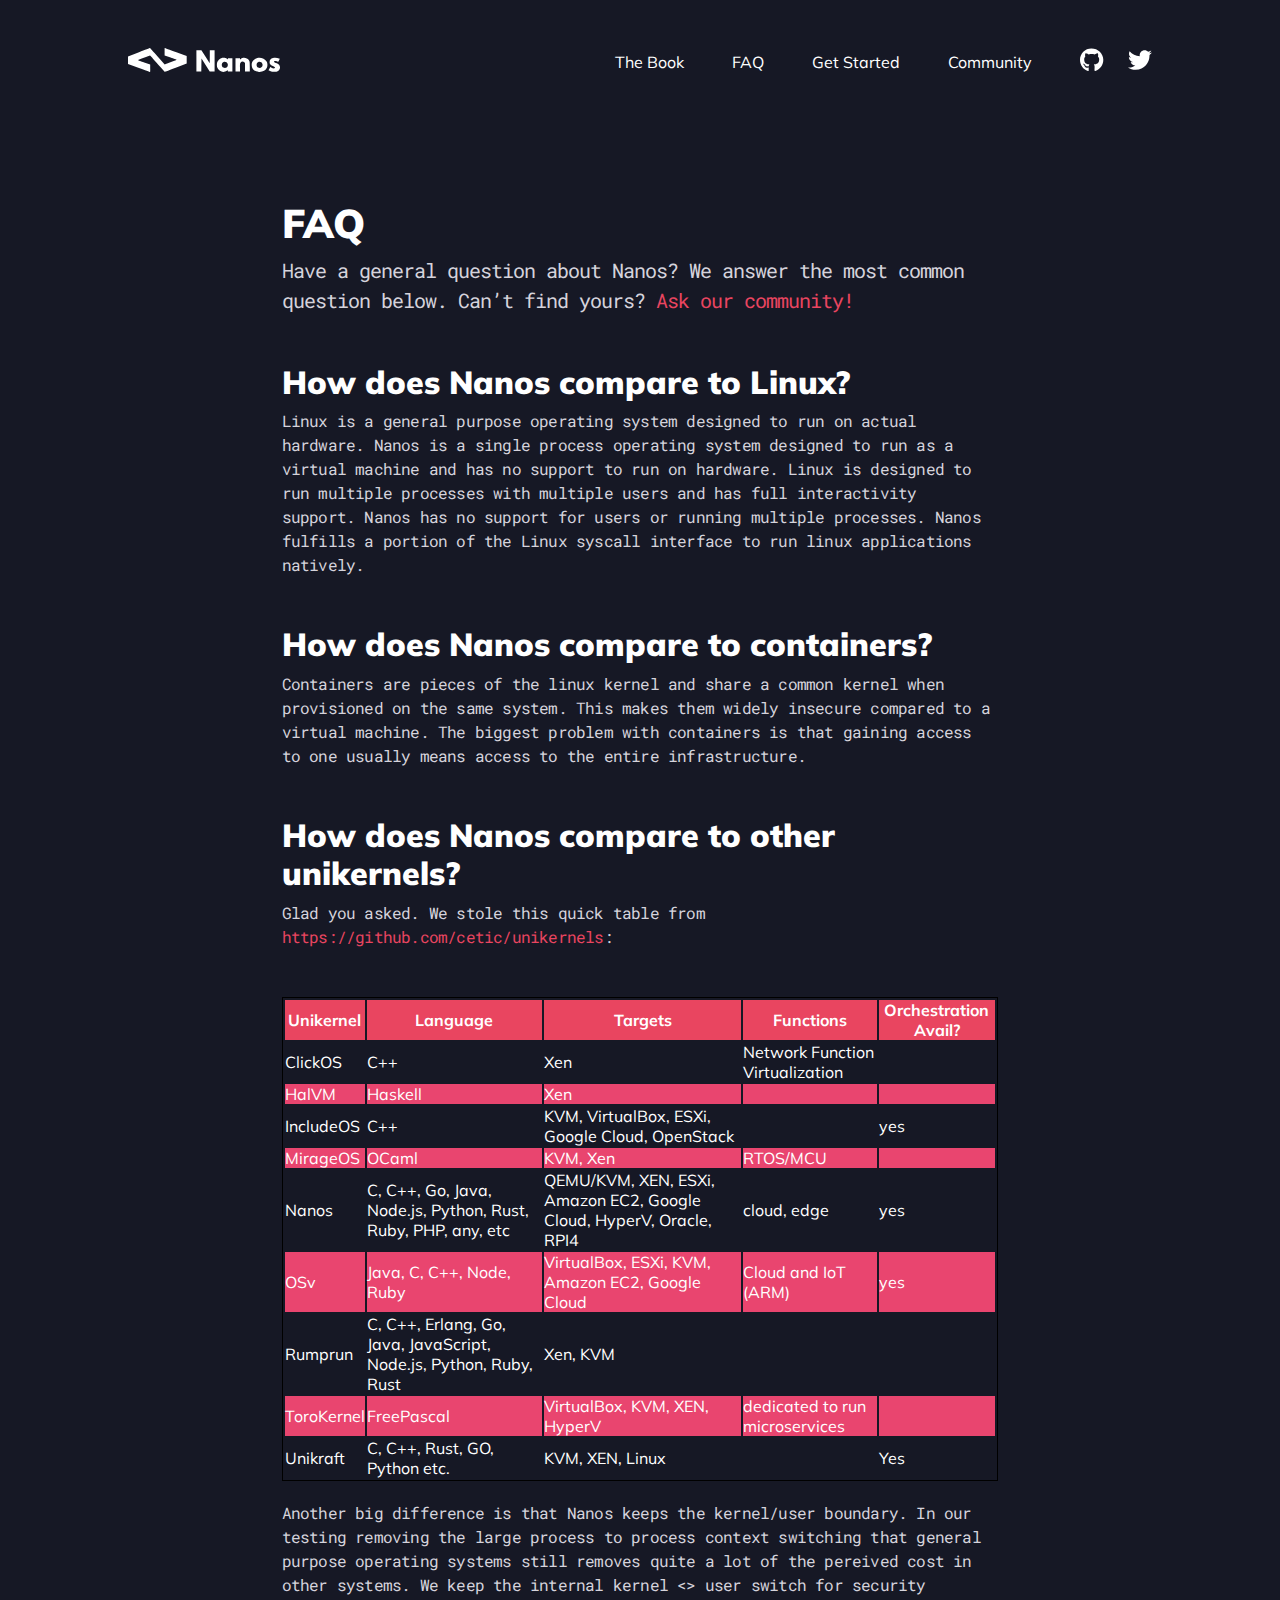
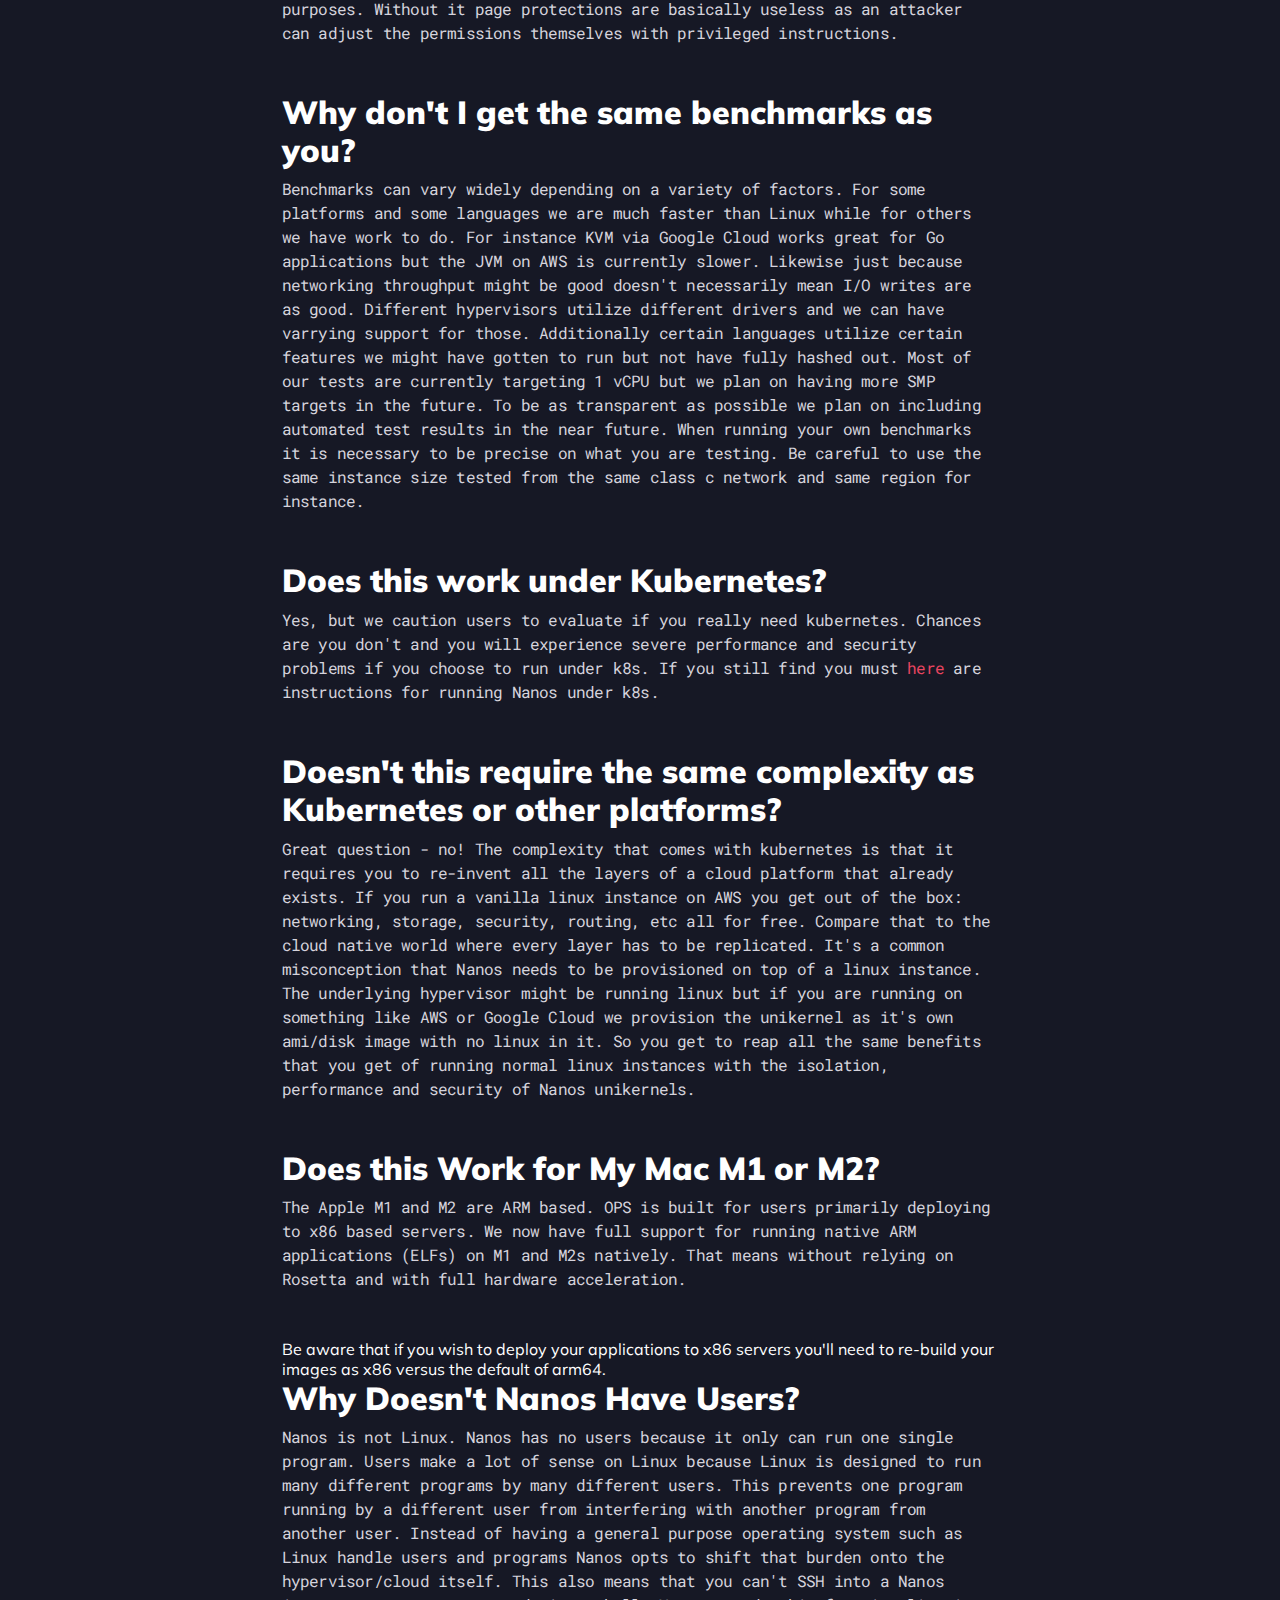
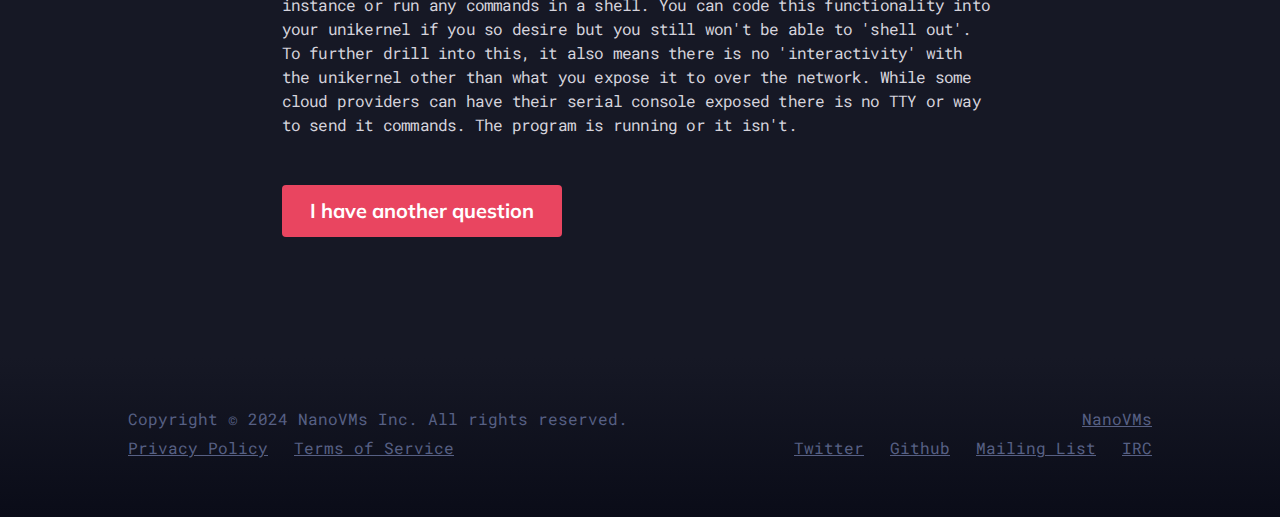
<file: faq.html>
<!DOCTYPE html>
<html lang="en">
<head>
    <meta name="description" content="The nanos unikernel runs your
applications as secure, isolated virtual machines faster than bare metal
installs.">
    <meta name="keywords" content="linux unikernel, elf unikernel,
process as unikernel, unikernel tool, unikernel runner, unikernel
orchestrator, unikernel process management, unikernel security">
    <meta charset="UTF-8">
    <meta name="viewport" content="width=device-width, initial-scale=1.0">
    <meta http-equiv="X-UA-Compatible" content="ie=edge">
    <link rel="stylesheet" href="/static/main.css">
    <link href="https://fonts.googleapis.com/css2?family=Muli:wght@400;700;900&display=swap" rel="stylesheet">
    <link href="https://fonts.googleapis.com/css2?family=Roboto+Mono:wght@400&display=swap" rel="stylesheet">
    <title>FAQ — Nanos.org</title>
</head>
<body>
<nav class="navigate">
    <a style="height: 24px" href="/index">
        <svg xmlns="http://www.w3.org/2000/svg" class="navigate__logo" width="152" height="24" viewBox="0 0 152 24"
             fill="none">
            <path d="M11 4.2L0 8.4V12.2 15.9L11 19.9C17 22.1 22 23.9 22.1 23.9 22.2 23.9 22.3 22.2 22.2 20.2L22.2 16.5 16.2 14.4C12.9 13.3 10.1 12.3 10.1 12.2 9.9 12.1 21.5 7.6 22 7.6 22.1 7.6 23.6 9.1 25.2 11 26.9 12.9 30.1 16.6 32.4 19.1 34.6 21.7 36.5 23.8 36.6 23.8 36.7 23.9 41.7 22 47.7 19.7L58.7 15.5V11.8 8L47.7 4C41.7 1.8 36.7 0 36.7 0 36.6 0 36.6 1.7 36.6 3.7L36.6 7.5 42.6 9.5C45.9 10.7 48.6 11.7 48.7 11.7 48.7 11.8 46.5 12.7 43.7 13.8 41 14.8 38.2 15.9 37.7 16.1L36.7 16.5 29.4 8.2C25.4 3.7 22.1 0 22.1 0 22 0 17 1.9 11 4.2ZM68.4 12.8V23.5H70.9 73.3L73.4 17 73.5 10.5 77.6 17 81.7 23.5 84.2 23.5 86.6 23.5V12.8 2.2H84.2 81.8L81.8 8.7 81.7 15.3 77.6 8.8 73.4 2.3 70.9 2.2 68.4 2.2V12.8ZM93.2 10.2C91.7 10.7 89.9 12.5 89.3 14.1 88.7 15.9 88.7 18.5 89.5 20 90.6 22.3 92.9 23.9 95.3 23.9 96.6 23.9 97.6 23.6 98.8 22.8L99.9 22.2V22.8 23.5H102.2 104.4V16.8 10.2H102.2 99.9V10.8C99.9 11.4 99.8 11.4 99.1 10.9 97.7 9.8 95.2 9.5 93.2 10.2ZM114.4 10.1C113.9 10.2 113.2 10.6 112.8 11L112 11.5V10.9 10.2H109.8 107.5V16.8 23.5H109.8 112V19.5C112 15.7 112.1 15.5 112.5 14.8 113.5 13.3 115.1 13 116.3 14.2L117 15V19.2 23.5H119.4 121.8V19.1C121.8 16.8 121.7 14.3 121.6 13.7 121.3 12.3 120.2 11 118.8 10.4 117.6 9.8 115.4 9.7 114.4 10.1ZM129.3 10.1C126.9 10.7 125.2 12.1 124.2 14 123.5 15.5 123.5 18.1 124.2 19.7 125.3 22.2 127.7 23.7 130.9 23.9 134.8 24.1 137.6 22.5 139 19.5 139.5 18.3 139.6 15.9 139.1 14.4 138.5 12.9 136.7 11.1 135 10.4 133.4 9.8 130.8 9.7 129.3 10.1ZM145 10.1C142.7 10.7 141.6 12 141.6 14.2 141.6 16 142.2 16.7 144.8 18 146.6 18.9 146.9 19.1 147 19.6 147 20.1 147 20.2 146.5 20.3 145.6 20.6 144.5 20.3 143.5 19.7 143.1 19.4 142.6 19.1 142.5 19.1 142.4 19.1 141.9 19.8 141.4 20.7L140.5 22.2 141 22.5C142.6 23.5 143.6 23.8 145.9 23.8 147.3 23.8 148.6 23.7 149 23.5 151.5 22.6 152.7 20 151.6 17.7 151.1 16.6 150.1 15.9 148 15.1 146.2 14.5 145.7 14.1 146.1 13.5 146.4 13 147.6 12.9 149.1 13.4L150.3 13.8 151.1 12.3 151.8 10.8 151 10.5C149.3 9.8 146.8 9.6 145 10.1ZM95.6 14C94.4 14.5 93.9 15.3 93.8 16.7 93.7 18.2 94.2 19.1 95.4 19.6 97.9 20.8 100.5 18.6 99.7 15.9 99.2 14.3 97.1 13.3 95.6 14ZM130.4 14C129.2 14.5 128.7 15.3 128.6 16.7 128.5 18.2 129 19.1 130.1 19.6 132.7 20.8 135.3 18.6 134.4 15.9 134 14.3 131.9 13.3 130.4 14Z"
                  style="clip-rule:evenodd;fill-rule:evenodd;fill:white"/>
        </svg>
    </a>
    <div class="navigate__box">
        <ul class="navigate__links-text navigate__pc">
            <a href="/thebook">
                <li>The Book</li>
            </a>
            <a href="/faq">
                <li>FAQ</li>
            </a>
            <a href="/getting_started">
                <li>Get Started</li>
            </a>
            <a href="/community">
                <li>Community</li>
            </a>
        </ul>
        <div class="navigate__links-socials navigate__pc">
            <ul class="navigate__links-socials">
                <a href="https://github.com/nanovms/nanos" class="navigate__links-socials_pdr">
                    <svg xmlns="http://www.w3.org/2000/svg" width="24" height="24" viewBox="0 0 24 24" fill="none">
                        <path d="M7.7 18.7C7.7 18.6 7.6 18.5 7.5 18.5 7.4 18.5 7.3 18.6 7.3 18.7 7.3 18.8 7.4 18.8 7.5 18.8 7.6 18.8 7.7 18.8 7.7 18.7ZM6.3 18.4C6.3 18.5 6.4 18.7 6.5 18.7 6.6 18.7 6.8 18.7 6.8 18.6 6.8 18.5 6.8 18.4 6.6 18.3 6.5 18.3 6.3 18.3 6.3 18.4ZM8.4 18.4C8.3 18.4 8.2 18.5 8.2 18.6 8.2 18.7 8.3 18.8 8.4 18.7 8.6 18.7 8.7 18.6 8.6 18.5 8.6 18.4 8.5 18.3 8.4 18.4ZM11.4 0.4C5 0.4 0 5.3 0 11.8 0 17 3.2 21.5 7.9 23.1 8.5 23.2 8.7 22.8 8.7 22.5 8.7 22.2 8.7 20.6 8.7 19.6 8.7 19.6 5.4 20.3 4.7 18.2 4.7 18.2 4.2 16.8 3.5 16.5 3.5 16.5 2.4 15.8 3.5 15.8 3.5 15.8 4.7 15.8 5.3 17 6.4 18.8 8.1 18.3 8.8 18 8.9 17.2 9.1 16.7 9.5 16.4 6.9 16.1 4.2 15.7 4.2 11.2 4.2 9.9 4.6 9.3 5.3 8.4 5.2 8.1 4.8 6.9 5.5 5.3 6.4 5 8.7 6.5 8.7 6.5 9.7 6.2 10.6 6.1 11.6 6.1 12.7 6.1 13.6 6.2 14.6 6.5 14.6 6.5 16.8 4.9 17.8 5.3 18.5 6.9 18 8.1 18 8.4 18.7 9.3 19.2 9.9 19.2 11.2 19.2 15.7 16.4 16.1 13.8 16.4 14.2 16.7 14.6 17.4 14.6 18.6 14.6 20.1 14.5 22.1 14.5 22.5 14.5 22.8 14.8 23.2 15.4 23 20.1 21.5 23.3 17 23.3 11.8 23.3 5.3 18 0.4 11.4 0.4ZM4.5 16.5C4.5 16.6 4.5 16.7 4.5 16.8 4.6 16.9 4.7 16.9 4.8 16.9 4.9 16.8 4.9 16.7 4.8 16.6 4.7 16.5 4.6 16.5 4.5 16.5ZM4 16.2C4 16.3 4 16.3 4.1 16.4 4.2 16.4 4.3 16.4 4.4 16.3 4.4 16.3 4.3 16.2 4.2 16.2 4.1 16.1 4.1 16.1 4 16.2ZM5.5 17.9C5.5 17.9 5.5 18 5.6 18.1 5.7 18.2 5.9 18.3 5.9 18.2 6 18.1 6 18 5.9 17.9 5.8 17.8 5.6 17.8 5.5 17.9ZM5 17.2C4.9 17.2 4.9 17.3 5 17.4 5.1 17.5 5.2 17.6 5.3 17.5 5.3 17.5 5.3 17.3 5.3 17.3 5.2 17.2 5.1 17.1 5 17.2Z"
                              fill="white"/>
                    </svg>
                </a>
                <a href="https://twitter.com/nanovms">
                    <svg xmlns="http://www.w3.org/2000/svg" width="24" height="20" viewBox="0 0 24 20" fill="none">
                        <path d="M21.5 5.1C22.5 4.4 23.3 3.6 24 2.6 23.1 3 22.1 3.3 21.1 3.3 22.2 2.7 22.9 1.8 23.3 0.6 22.4 1.2 21.3 1.6 20.2 1.8 19.3 0.9 18 0.3 16.6 0.3 13.9 0.3 11.7 2.5 11.7 5.2 11.7 5.6 11.7 6 11.8 6.3 7.7 6.1 4.1 4.1 1.6 1.2 1.2 1.9 1 2.7 1 3.7 1 5.4 1.8 6.9 3.2 7.8 2.4 7.7 1.6 7.5 0.9 7.1V7.2C0.9 9.6 2.6 11.5 4.9 12 4.5 12.1 4 12.2 3.6 12.2 3.3 12.2 3 12.2 2.7 12.1 3.3 14.1 5.1 15.5 7.3 15.5 5.6 16.8 3.5 17.6 1.2 17.6 0.8 17.6 0.4 17.6 0 17.5 2.2 19 4.7 19.8 7.5 19.8 16.6 19.8 21.5 12.3 21.5 5.8 21.5 5.5 21.5 5.4 21.5 5.1Z"
                              fill="white"/>
                    </svg>
                </a>
            </ul>
        </div>
        <div class="navigate__mobile">
            <input type='checkbox' class="navigate__mobile-menu">
            <span class="top"></span>
            <span class="middle"></span>
            <span class="bottom"></span>
            <ul class="navigate__mobile-list">
                <a href="/thebook">
                    <li>The Book</li>
                </a>
                <a href="/faq">
                    <li>FAQ</li>
                </a>
                <a href="/getting_started">
                    <li>Get Started</li>
                </a>
                <a href="/community">
                    <li class="navigate__mobile-list_last">Community</li>
                </a>
                <div class="navigate__links-socials_mobile">
                    <a href="https://github.com/nanovms/nanos" class="navigate__links-socials_github-mobile">
                        <svg xmlns="http://www.w3.org/2000/svg" width="24" height="24" viewBox="0 0 24 24" fill="none">
                            <path d="M7.7 18.7C7.7 18.6 7.6 18.5 7.5 18.5 7.4 18.5 7.3 18.6 7.3 18.7 7.3 18.8 7.4 18.8 7.5 18.8 7.6 18.8 7.7 18.8 7.7 18.7ZM6.3 18.4C6.3 18.5 6.4 18.7 6.5 18.7 6.6 18.7 6.8 18.7 6.8 18.6 6.8 18.5 6.8 18.4 6.6 18.3 6.5 18.3 6.3 18.3 6.3 18.4ZM8.4 18.4C8.3 18.4 8.2 18.5 8.2 18.6 8.2 18.7 8.3 18.8 8.4 18.7 8.6 18.7 8.7 18.6 8.6 18.5 8.6 18.4 8.5 18.3 8.4 18.4ZM11.4 0.4C5 0.4 0 5.3 0 11.8 0 17 3.2 21.5 7.9 23.1 8.5 23.2 8.7 22.8 8.7 22.5 8.7 22.2 8.7 20.6 8.7 19.6 8.7 19.6 5.4 20.3 4.7 18.2 4.7 18.2 4.2 16.8 3.5 16.5 3.5 16.5 2.4 15.8 3.5 15.8 3.5 15.8 4.7 15.8 5.3 17 6.4 18.8 8.1 18.3 8.8 18 8.9 17.2 9.1 16.7 9.5 16.4 6.9 16.1 4.2 15.7 4.2 11.2 4.2 9.9 4.6 9.3 5.3 8.4 5.2 8.1 4.8 6.9 5.5 5.3 6.4 5 8.7 6.5 8.7 6.5 9.7 6.2 10.6 6.1 11.6 6.1 12.7 6.1 13.6 6.2 14.6 6.5 14.6 6.5 16.8 4.9 17.8 5.3 18.5 6.9 18 8.1 18 8.4 18.7 9.3 19.2 9.9 19.2 11.2 19.2 15.7 16.4 16.1 13.8 16.4 14.2 16.7 14.6 17.4 14.6 18.6 14.6 20.1 14.5 22.1 14.5 22.5 14.5 22.8 14.8 23.2 15.4 23 20.1 21.5 23.3 17 23.3 11.8 23.3 5.3 18 0.4 11.4 0.4ZM4.5 16.5C4.5 16.6 4.5 16.7 4.5 16.8 4.6 16.9 4.7 16.9 4.8 16.9 4.9 16.8 4.9 16.7 4.8 16.6 4.7 16.5 4.6 16.5 4.5 16.5ZM4 16.2C4 16.3 4 16.3 4.1 16.4 4.2 16.4 4.3 16.4 4.4 16.3 4.4 16.3 4.3 16.2 4.2 16.2 4.1 16.1 4.1 16.1 4 16.2ZM5.5 17.9C5.5 17.9 5.5 18 5.6 18.1 5.7 18.2 5.9 18.3 5.9 18.2 6 18.1 6 18 5.9 17.9 5.8 17.8 5.6 17.8 5.5 17.9ZM5 17.2C4.9 17.2 4.9 17.3 5 17.4 5.1 17.5 5.2 17.6 5.3 17.5 5.3 17.5 5.3 17.3 5.3 17.3 5.2 17.2 5.1 17.1 5 17.2Z"
                                  fill="white"/>
                        </svg>
                    </a>
                    <a href="#">
                        <svg xmlns="http://www.w3.org/2000/svg" width="24" height="20" viewBox="0 0 24 20" fill="none">
                            <path d="M21.5 5.1C22.5 4.4 23.3 3.6 24 2.6 23.1 3 22.1 3.3 21.1 3.3 22.2 2.7 22.9 1.8 23.3 0.6 22.4 1.2 21.3 1.6 20.2 1.8 19.3 0.9 18 0.3 16.6 0.3 13.9 0.3 11.7 2.5 11.7 5.2 11.7 5.6 11.7 6 11.8 6.3 7.7 6.1 4.1 4.1 1.6 1.2 1.2 1.9 1 2.7 1 3.7 1 5.4 1.8 6.9 3.2 7.8 2.4 7.7 1.6 7.5 0.9 7.1V7.2C0.9 9.6 2.6 11.5 4.9 12 4.5 12.1 4 12.2 3.6 12.2 3.3 12.2 3 12.2 2.7 12.1 3.3 14.1 5.1 15.5 7.3 15.5 5.6 16.8 3.5 17.6 1.2 17.6 0.8 17.6 0.4 17.6 0 17.5 2.2 19 4.7 19.8 7.5 19.8 16.6 19.8 21.5 12.3 21.5 5.8 21.5 5.5 21.5 5.4 21.5 5.1Z"
                                  fill="white"/>
                        </svg>
                    </a>
                </div>
            </ul>
        </div>
    </div>
</nav>

<main class="container top-mg middling" role="main">


    <div class="right">
        <h1 class="title title__main">
            FAQ
        </h1>
        <p class="description right__description description__main">
            Have a general question about Nanos? We answer the most common question below. Can’t find yours? <a
                href="/community">Ask our community!</a>
        </p>

        <h2 class="title right__title">
            How does Nanos compare to Linux?
        </h2>
        <p class="description right__description">
            Linux is a general purpose operating system designed to run on actual hardware. Nanos is a single process
            operating system designed to run as a virtual machine and has no support to run on hardware. Linux is
            designed to run multiple processes with multiple users and has full interactivity support. Nanos has no
            support for users or running multiple processes. Nanos fulfills a portion of the Linux syscall interface to
            run linux applications natively.
        </p>

        <h2 class="title right__title">
            How does Nanos compare to containers?
        </h2>
        <p class="description right__description">
            Containers are pieces of the linux kernel and share a common kernel when provisioned on the same system.
            This makes them widely insecure compared to a virtual machine. The biggest problem with containers is that
            gaining access to one usually means access to the entire infrastructure.
        </p>

        <h2 class="title right__title">
            How does Nanos compare to other unikernels?
        </h2>
        <p class="description right__description">

          Glad you asked. We stole this quick table from <a
href="https://github.com/cetic/unikernels">https://github.com/cetic/unikernels</a>:

        </p>
<table style="tr:nth-child(even) {background: #CCC};">
  <tr>
    <td>Unikernel</td><td>Language</td><td>Targets</td><td>Functions</td><td>Orchestration Avail?</td></tr>
  </tr>
  <tr>
    <td>ClickOS</td><td>C++</td><td>Xen</td><td>Network Function Virtualization</td><td></td>
  </tr>
  <tr>
    <td>HalVM</td><td>Haskell</td><td>Xen</td><td></td><td></td>
  </tr>
  <tr>
    <td>IncludeOS</td><td>C++</td><td>KVM, VirtualBox, ESXi, Google
Cloud, OpenStack</td><td></td><td>yes</td>
  </tr>
  <tr>
    <td>MirageOS</td><td>OCaml</td><td>KVM, Xen</td><td>RTOS/MCU</td><td></td>
  </tr>
  <tr>
    <td>Nanos</td><td>C, C++, Go, Java, Node.js, Python, Rust, Ruby,
PHP, any, etc</td><td>QEMU/KVM, XEN, ESXi, Amazon EC2, Google Cloud,
HyperV, Oracle, RPI4</td><td>cloud, edge</td><td>yes</td>
  </tr>
  <tr>
    <td>OSv</td><td>Java, C, C++, Node, Ruby</td><td>VirtualBox, ESXi, KVM, Amazon EC2, Google Cloud</td><td>Cloud and IoT (ARM)</td><td>yes</td></tr>
  <tr>
    <td>Rumprun</td><td>C, C++, Erlang, Go, Java, JavaScript, Node.js, Python, Ruby,
Rust</td><td>Xen, KVM</td><td></td><td></td>
  </tr>
  <tr>
    <td>ToroKernel</td><td>FreePascal</td><td>VirtualBox, KVM, XEN, HyperV</td><td>dedicated to run microservices</td><td></td>
  </tr>
  <tr>
    <td>Unikraft</td><td>C, C++, Rust, GO, Python etc.</td><td>KVM, XEN, Linux</td><td></td><td>Yes</td>
  </tr>
</table>

<br>
         <p class="description right__description">
 Another big difference is that Nanos keeps the kernel/user boundary.
In our testing removing the large process to process context switching
that general purpose operating systems still removes quite a lot of the
pereived cost in other systems. We keep the internal kernel <> user
switch for security purposes. Without it page protections are basically
useless as an attacker can adjust the permissions themselves with
privileged instructions.
        </p>

        <h2 class="title right__title">
            Why don't I get the same benchmarks as you?
        </h2>
        <p class="description right__description">
          Benchmarks can vary widely depending on a variety of factors.
For some platforms and some languages we are much faster than Linux
while for others we have work to do. For instance KVM via Google Cloud
works great for Go applications but the JVM on AWS is currently slower.
Likewise just because networking throughput might be good doesn't
necessarily mean I/O writes are as good.
Different hypervisors utilize different drivers and we can have varrying
support for those. Additionally certain languages utilize certain
features we might have gotten to run but not have fully hashed out. Most
of our tests are currently targeting 1 vCPU but we plan on having more
SMP targets in the future.
        To be as transparent as possible we plan on including automated test
results in the near future.
          When running your own benchmarks it is necessary to be precise
on what you are testing. Be careful to use the same instance size tested
from the same class c
network and same region for instance.
        </p>

        <h2 class="title right__title">
            Does this work under Kubernetes?
        </h2>
        <p class="description right__description">
        Yes, but we caution users to evaluate if you really need
kubernetes. Chances are you don't and you will experience severe
performance and security problems if you choose to run under k8s. If you
still find you must <a
href="https://nanovms.gitbook.io/ops/k8s">here</a> are instructions for running Nanos under k8s.
        </p>

        <h2 class="title right__title">
          Doesn't this require the same complexity as Kubernetes or
other platforms?
        </h2>
        <p class="description right__description">
        Great question - no! The complexity that comes with kubernetes
is that it requires you to re-invent all the layers of a cloud platform
that already exists. If you run a vanilla linux instance on AWS you get
out of the box: networking, storage, security, routing, etc all for
free. Compare that to the cloud native world where every layer has to be
replicated. It's a common misconception that Nanos needs to be
provisioned on top of a linux instance. The underlying hypervisor might
be running linux but if you are running on something like AWS or Google
Cloud we provision the unikernel as it's own ami/disk image with no
linux in it. So you get to reap all the same benefits that you get of
running normal linux instances with the isolation, performance and
security of Nanos unikernels.
        </p>

        <h2 class="title right__title">
          Does this Work for My Mac M1 or M2?
        </h2>
        <p class="description right__description">
The Apple M1 and M2 are ARM based. OPS is built for users primarily
deploying to x86 based servers. We now have full support for running
native ARM applications (ELFs) on M1 and M2s natively. That means
without relying on Rosetta and with full hardware acceleration.
</p>

<p>Be aware that if you wish to deploy your applications to x86 servers
you'll need to re-build your images as x86 versus the default of arm64.
        </p>

        <h2 class="title right__title">
          Why Doesn't Nanos Have Users?
        </h2>
        <p class="description right__description">
          Nanos is not Linux. Nanos has no users because it only can run
one single program. Users make a lot of sense on Linux because Linux is
designed to run many different programs by many different users. This
prevents one program running by a different user from interfering with
another program from another user. Instead of having a general purpose
operating system such as Linux handle users and programs Nanos opts to
shift that burden onto the hypervisor/cloud itself. This also means that you
can't SSH into a Nanos instance or run any commands in a shell. You can
code this functionality into your unikernel if you so desire but you
still won't be able to 'shell out'. To further drill into this, it also
means there is no 'interactivity' with the unikernel other than what you
expose it to over the network. While some cloud providers can have their
serial console exposed there is no TTY or way to send it commands. The
program is running or it isn't.
        </p>

        <a href="/community">
            <button class="button right__description_last">I have another question</button>
        </a>

    </div>
</main>

<footer class="block footer__pc">
    <div class="footer__box">
        <span>Copyright © 2024 NanoVMs Inc. All rights reserved.</span>
        <a class="footer__link footer__link_reset-mg" href="https://nanovms.com/">
            <span>NanoVMs</span>
        </a>
    </div>
    <div class="footer__box">
        <div>
            <a class="footer__link" href="/privacy">
                <span>Privacy Policy</span>
            </a>
            <a class="footer__link" href="/terms">
                <span>Terms of Service</span>
            </a>
        </div>
        <div>
            <a class="footer__link" href="https://twitter.com/nanovms">
                <span>Twitter</span>
            </a>
            <a class="footer__link" href="https://github.com/nanovms/nanos">
                <span>Github</span>
            </a>
            <a class="footer__link" href="https://groups.google.com/a/nanovms.com/g/nanos-users">
                <span>Mailing List</span>
            </a>
            <a class="footer__link footer__link_reset-mg" href="#">
                <span>IRC</span>
            </a>
        </div>
    </div>
</footer>

<footer class="block footer__mobile">
    <div class="footer__box">
        <span>Copyright © 2024 NanoVMs Inc. All rights reserved.</span>
        <div class="footer__box-wrap">
            <a class="footer__link" href="/privacy">
                <span>Privacy Policy</span>
            </a>
            <a class="footer__link" href="/terms">
                <span>Terms of Service</span>
            </a>
            <a class="footer__link" href="https://nanovms.com/">
                <span>NanoVMs</span>
            </a>
            <a class="footer__link" href="https://nanovms.com/services/subscription">
                <span>Commercial Support</span>
            </a>
            <a class="footer__link" href="https://forums.nanovms.com">
                <span>Forums</span>
            </a>
 
            <a class="footer__link" href="https://twitter.com/nanovms">
                <span>Twitter</span>
            </a>
            <a class="footer__link" href="https://github.com/nanovms/nanos">
                <span>GitHub</span>
            </a>
            <a class="footer__link" href="https://groups.google.com/a/nanovms.com/g/nanos-users">
                <span>Mailing List</span>
            </a>
            <a class="footer__link" href="#">
                <span>IRC</span>
            </a>
        </div>
    </div>
</footer>

<script src="/static/index.js"></script>
<!-- Global site tag (gtag.js) - Google Analytics -->
<script async
src="https://www.googletagmanager.com/gtag/js?id=G-Q7BKSVLQ4K"></script>
<script>
  window.dataLayer = window.dataLayer || [];
  function gtag(){dataLayer.push(arguments);}
  gtag('js', new Date());

  gtag('config', 'G-Q7BKSVLQ4K');
</script>
</body>
</html>
</file>
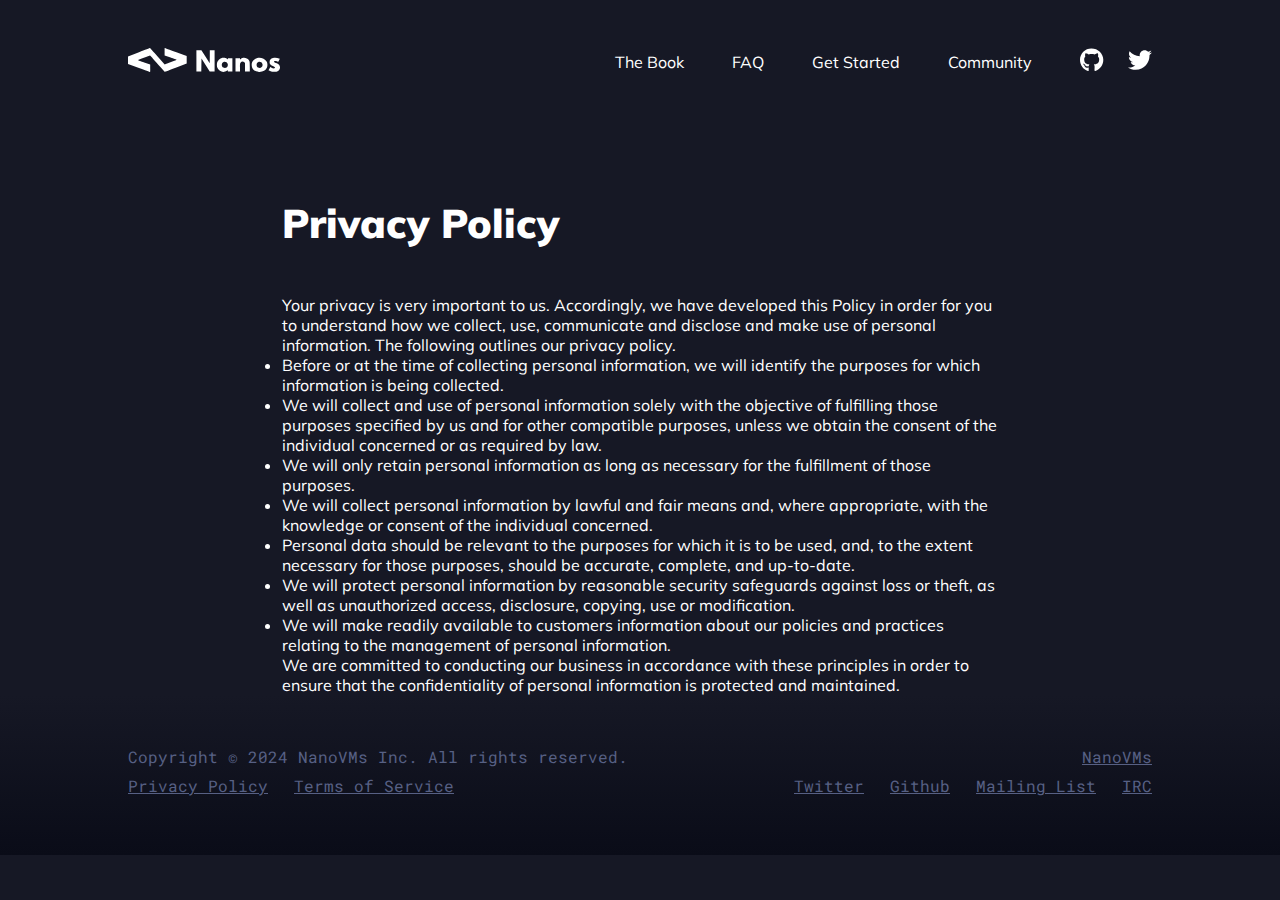
<file: privacy.html>
<!DOCTYPE html>
<html lang="en">
<head>
    <meta name="description" content="The nanos unikernel runs your
applications as secure, isolated virtual machines faster than bare metal
installs.">
    <meta name="keywords" content="linux unikernel, elf unikernel,
process as unikernel, unikernel tool, unikernel runner, unikernel
orchestrator, unikernel process management, unikernel security">
    <meta charset="UTF-8">
    <meta name="viewport" content="width=device-width, initial-scale=1.0">
    <meta http-equiv="X-UA-Compatible" content="ie=edge">
    <link rel="stylesheet" href="/static/main.css">
    <link href="https://fonts.googleapis.com/css2?family=Muli:wght@400;700;900&display=swap" rel="stylesheet">
    <link href="https://fonts.googleapis.com/css2?family=Roboto+Mono:wght@400&display=swap" rel="stylesheet">
    <title>Privacy Policy — Nanos.org</title>
</head>
<body>
<nav class="navigate">
    <a style="height: 24px" href="/index">
        <svg xmlns="http://www.w3.org/2000/svg" class="navigate__logo" width="152" height="24" viewBox="0 0 152 24"
             fill="none">
            <path d="M11 4.2L0 8.4V12.2 15.9L11 19.9C17 22.1 22 23.9 22.1 23.9 22.2 23.9 22.3 22.2 22.2 20.2L22.2 16.5 16.2 14.4C12.9 13.3 10.1 12.3 10.1 12.2 9.9 12.1 21.5 7.6 22 7.6 22.1 7.6 23.6 9.1 25.2 11 26.9 12.9 30.1 16.6 32.4 19.1 34.6 21.7 36.5 23.8 36.6 23.8 36.7 23.9 41.7 22 47.7 19.7L58.7 15.5V11.8 8L47.7 4C41.7 1.8 36.7 0 36.7 0 36.6 0 36.6 1.7 36.6 3.7L36.6 7.5 42.6 9.5C45.9 10.7 48.6 11.7 48.7 11.7 48.7 11.8 46.5 12.7 43.7 13.8 41 14.8 38.2 15.9 37.7 16.1L36.7 16.5 29.4 8.2C25.4 3.7 22.1 0 22.1 0 22 0 17 1.9 11 4.2ZM68.4 12.8V23.5H70.9 73.3L73.4 17 73.5 10.5 77.6 17 81.7 23.5 84.2 23.5 86.6 23.5V12.8 2.2H84.2 81.8L81.8 8.7 81.7 15.3 77.6 8.8 73.4 2.3 70.9 2.2 68.4 2.2V12.8ZM93.2 10.2C91.7 10.7 89.9 12.5 89.3 14.1 88.7 15.9 88.7 18.5 89.5 20 90.6 22.3 92.9 23.9 95.3 23.9 96.6 23.9 97.6 23.6 98.8 22.8L99.9 22.2V22.8 23.5H102.2 104.4V16.8 10.2H102.2 99.9V10.8C99.9 11.4 99.8 11.4 99.1 10.9 97.7 9.8 95.2 9.5 93.2 10.2ZM114.4 10.1C113.9 10.2 113.2 10.6 112.8 11L112 11.5V10.9 10.2H109.8 107.5V16.8 23.5H109.8 112V19.5C112 15.7 112.1 15.5 112.5 14.8 113.5 13.3 115.1 13 116.3 14.2L117 15V19.2 23.5H119.4 121.8V19.1C121.8 16.8 121.7 14.3 121.6 13.7 121.3 12.3 120.2 11 118.8 10.4 117.6 9.8 115.4 9.7 114.4 10.1ZM129.3 10.1C126.9 10.7 125.2 12.1 124.2 14 123.5 15.5 123.5 18.1 124.2 19.7 125.3 22.2 127.7 23.7 130.9 23.9 134.8 24.1 137.6 22.5 139 19.5 139.5 18.3 139.6 15.9 139.1 14.4 138.5 12.9 136.7 11.1 135 10.4 133.4 9.8 130.8 9.7 129.3 10.1ZM145 10.1C142.7 10.7 141.6 12 141.6 14.2 141.6 16 142.2 16.7 144.8 18 146.6 18.9 146.9 19.1 147 19.6 147 20.1 147 20.2 146.5 20.3 145.6 20.6 144.5 20.3 143.5 19.7 143.1 19.4 142.6 19.1 142.5 19.1 142.4 19.1 141.9 19.8 141.4 20.7L140.5 22.2 141 22.5C142.6 23.5 143.6 23.8 145.9 23.8 147.3 23.8 148.6 23.7 149 23.5 151.5 22.6 152.7 20 151.6 17.7 151.1 16.6 150.1 15.9 148 15.1 146.2 14.5 145.7 14.1 146.1 13.5 146.4 13 147.6 12.9 149.1 13.4L150.3 13.8 151.1 12.3 151.8 10.8 151 10.5C149.3 9.8 146.8 9.6 145 10.1ZM95.6 14C94.4 14.5 93.9 15.3 93.8 16.7 93.7 18.2 94.2 19.1 95.4 19.6 97.9 20.8 100.5 18.6 99.7 15.9 99.2 14.3 97.1 13.3 95.6 14ZM130.4 14C129.2 14.5 128.7 15.3 128.6 16.7 128.5 18.2 129 19.1 130.1 19.6 132.7 20.8 135.3 18.6 134.4 15.9 134 14.3 131.9 13.3 130.4 14Z"
                  style="clip-rule:evenodd;fill-rule:evenodd;fill:white"/>
        </svg>
    </a>
    <div class="navigate__box">
        <ul class="navigate__links-text navigate__pc">
            <a href="/thebook">
                <li>The Book</li>
            </a>
            <a href="/faq">
                <li>FAQ</li>
            </a>
            <a href="/getting_started">
                <li>Get Started</li>
            </a>
            <a href="/community">
                <li>Community</li>
            </a>
        </ul>
        <div class="navigate__links-socials navigate__pc">
            <ul class="navigate__links-socials">
                <a href="https://github.com/nanovms/nanos" class="navigate__links-socials_pdr">
                    <svg xmlns="http://www.w3.org/2000/svg" width="24" height="24" viewBox="0 0 24 24" fill="none">
                        <path d="M7.7 18.7C7.7 18.6 7.6 18.5 7.5 18.5 7.4 18.5 7.3 18.6 7.3 18.7 7.3 18.8 7.4 18.8 7.5 18.8 7.6 18.8 7.7 18.8 7.7 18.7ZM6.3 18.4C6.3 18.5 6.4 18.7 6.5 18.7 6.6 18.7 6.8 18.7 6.8 18.6 6.8 18.5 6.8 18.4 6.6 18.3 6.5 18.3 6.3 18.3 6.3 18.4ZM8.4 18.4C8.3 18.4 8.2 18.5 8.2 18.6 8.2 18.7 8.3 18.8 8.4 18.7 8.6 18.7 8.7 18.6 8.6 18.5 8.6 18.4 8.5 18.3 8.4 18.4ZM11.4 0.4C5 0.4 0 5.3 0 11.8 0 17 3.2 21.5 7.9 23.1 8.5 23.2 8.7 22.8 8.7 22.5 8.7 22.2 8.7 20.6 8.7 19.6 8.7 19.6 5.4 20.3 4.7 18.2 4.7 18.2 4.2 16.8 3.5 16.5 3.5 16.5 2.4 15.8 3.5 15.8 3.5 15.8 4.7 15.8 5.3 17 6.4 18.8 8.1 18.3 8.8 18 8.9 17.2 9.1 16.7 9.5 16.4 6.9 16.1 4.2 15.7 4.2 11.2 4.2 9.9 4.6 9.3 5.3 8.4 5.2 8.1 4.8 6.9 5.5 5.3 6.4 5 8.7 6.5 8.7 6.5 9.7 6.2 10.6 6.1 11.6 6.1 12.7 6.1 13.6 6.2 14.6 6.5 14.6 6.5 16.8 4.9 17.8 5.3 18.5 6.9 18 8.1 18 8.4 18.7 9.3 19.2 9.9 19.2 11.2 19.2 15.7 16.4 16.1 13.8 16.4 14.2 16.7 14.6 17.4 14.6 18.6 14.6 20.1 14.5 22.1 14.5 22.5 14.5 22.8 14.8 23.2 15.4 23 20.1 21.5 23.3 17 23.3 11.8 23.3 5.3 18 0.4 11.4 0.4ZM4.5 16.5C4.5 16.6 4.5 16.7 4.5 16.8 4.6 16.9 4.7 16.9 4.8 16.9 4.9 16.8 4.9 16.7 4.8 16.6 4.7 16.5 4.6 16.5 4.5 16.5ZM4 16.2C4 16.3 4 16.3 4.1 16.4 4.2 16.4 4.3 16.4 4.4 16.3 4.4 16.3 4.3 16.2 4.2 16.2 4.1 16.1 4.1 16.1 4 16.2ZM5.5 17.9C5.5 17.9 5.5 18 5.6 18.1 5.7 18.2 5.9 18.3 5.9 18.2 6 18.1 6 18 5.9 17.9 5.8 17.8 5.6 17.8 5.5 17.9ZM5 17.2C4.9 17.2 4.9 17.3 5 17.4 5.1 17.5 5.2 17.6 5.3 17.5 5.3 17.5 5.3 17.3 5.3 17.3 5.2 17.2 5.1 17.1 5 17.2Z"
                              fill="white"/>
                    </svg>
                </a>
                <a href="https://twitter.com/nanovms">
                    <svg xmlns="http://www.w3.org/2000/svg" width="24" height="20" viewBox="0 0 24 20" fill="none">
                        <path d="M21.5 5.1C22.5 4.4 23.3 3.6 24 2.6 23.1 3 22.1 3.3 21.1 3.3 22.2 2.7 22.9 1.8 23.3 0.6 22.4 1.2 21.3 1.6 20.2 1.8 19.3 0.9 18 0.3 16.6 0.3 13.9 0.3 11.7 2.5 11.7 5.2 11.7 5.6 11.7 6 11.8 6.3 7.7 6.1 4.1 4.1 1.6 1.2 1.2 1.9 1 2.7 1 3.7 1 5.4 1.8 6.9 3.2 7.8 2.4 7.7 1.6 7.5 0.9 7.1V7.2C0.9 9.6 2.6 11.5 4.9 12 4.5 12.1 4 12.2 3.6 12.2 3.3 12.2 3 12.2 2.7 12.1 3.3 14.1 5.1 15.5 7.3 15.5 5.6 16.8 3.5 17.6 1.2 17.6 0.8 17.6 0.4 17.6 0 17.5 2.2 19 4.7 19.8 7.5 19.8 16.6 19.8 21.5 12.3 21.5 5.8 21.5 5.5 21.5 5.4 21.5 5.1Z"
                              fill="white"/>
                    </svg>
                </a>
            </ul>
        </div>
        <div class="navigate__mobile">
            <input type='checkbox' class="navigate__mobile-menu">
            <span class="top"></span>
            <span class="middle"></span>
            <span class="bottom"></span>
            <ul class="navigate__mobile-list">
                <a href="/thebook">
                    <li>The Book</li>
                </a>
                <a href="/faq">
                    <li>FAQ</li>
                </a>
                <a href="/getting_started">
                    <li>Get Started</li>
                </a>
                <a href="/community">
                    <li class="navigate__mobile-list_last">Community</li>
                </a>
                <div class="navigate__links-socials_mobile">
                    <a href="https://github.com/nanovms/nanos" class="navigate__links-socials_github-mobile">
                        <svg xmlns="http://www.w3.org/2000/svg" width="24" height="24" viewBox="0 0 24 24" fill="none">
                            <path d="M7.7 18.7C7.7 18.6 7.6 18.5 7.5 18.5 7.4 18.5 7.3 18.6 7.3 18.7 7.3 18.8 7.4 18.8 7.5 18.8 7.6 18.8 7.7 18.8 7.7 18.7ZM6.3 18.4C6.3 18.5 6.4 18.7 6.5 18.7 6.6 18.7 6.8 18.7 6.8 18.6 6.8 18.5 6.8 18.4 6.6 18.3 6.5 18.3 6.3 18.3 6.3 18.4ZM8.4 18.4C8.3 18.4 8.2 18.5 8.2 18.6 8.2 18.7 8.3 18.8 8.4 18.7 8.6 18.7 8.7 18.6 8.6 18.5 8.6 18.4 8.5 18.3 8.4 18.4ZM11.4 0.4C5 0.4 0 5.3 0 11.8 0 17 3.2 21.5 7.9 23.1 8.5 23.2 8.7 22.8 8.7 22.5 8.7 22.2 8.7 20.6 8.7 19.6 8.7 19.6 5.4 20.3 4.7 18.2 4.7 18.2 4.2 16.8 3.5 16.5 3.5 16.5 2.4 15.8 3.5 15.8 3.5 15.8 4.7 15.8 5.3 17 6.4 18.8 8.1 18.3 8.8 18 8.9 17.2 9.1 16.7 9.5 16.4 6.9 16.1 4.2 15.7 4.2 11.2 4.2 9.9 4.6 9.3 5.3 8.4 5.2 8.1 4.8 6.9 5.5 5.3 6.4 5 8.7 6.5 8.7 6.5 9.7 6.2 10.6 6.1 11.6 6.1 12.7 6.1 13.6 6.2 14.6 6.5 14.6 6.5 16.8 4.9 17.8 5.3 18.5 6.9 18 8.1 18 8.4 18.7 9.3 19.2 9.9 19.2 11.2 19.2 15.7 16.4 16.1 13.8 16.4 14.2 16.7 14.6 17.4 14.6 18.6 14.6 20.1 14.5 22.1 14.5 22.5 14.5 22.8 14.8 23.2 15.4 23 20.1 21.5 23.3 17 23.3 11.8 23.3 5.3 18 0.4 11.4 0.4ZM4.5 16.5C4.5 16.6 4.5 16.7 4.5 16.8 4.6 16.9 4.7 16.9 4.8 16.9 4.9 16.8 4.9 16.7 4.8 16.6 4.7 16.5 4.6 16.5 4.5 16.5ZM4 16.2C4 16.3 4 16.3 4.1 16.4 4.2 16.4 4.3 16.4 4.4 16.3 4.4 16.3 4.3 16.2 4.2 16.2 4.1 16.1 4.1 16.1 4 16.2ZM5.5 17.9C5.5 17.9 5.5 18 5.6 18.1 5.7 18.2 5.9 18.3 5.9 18.2 6 18.1 6 18 5.9 17.9 5.8 17.8 5.6 17.8 5.5 17.9ZM5 17.2C4.9 17.2 4.9 17.3 5 17.4 5.1 17.5 5.2 17.6 5.3 17.5 5.3 17.5 5.3 17.3 5.3 17.3 5.2 17.2 5.1 17.1 5 17.2Z"
                                  fill="white"/>
                        </svg>
                    </a>
                    <a href="#">
                        <svg xmlns="http://www.w3.org/2000/svg" width="24" height="20" viewBox="0 0 24 20" fill="none">
                            <path d="M21.5 5.1C22.5 4.4 23.3 3.6 24 2.6 23.1 3 22.1 3.3 21.1 3.3 22.2 2.7 22.9 1.8 23.3 0.6 22.4 1.2 21.3 1.6 20.2 1.8 19.3 0.9 18 0.3 16.6 0.3 13.9 0.3 11.7 2.5 11.7 5.2 11.7 5.6 11.7 6 11.8 6.3 7.7 6.1 4.1 4.1 1.6 1.2 1.2 1.9 1 2.7 1 3.7 1 5.4 1.8 6.9 3.2 7.8 2.4 7.7 1.6 7.5 0.9 7.1V7.2C0.9 9.6 2.6 11.5 4.9 12 4.5 12.1 4 12.2 3.6 12.2 3.3 12.2 3 12.2 2.7 12.1 3.3 14.1 5.1 15.5 7.3 15.5 5.6 16.8 3.5 17.6 1.2 17.6 0.8 17.6 0.4 17.6 0 17.5 2.2 19 4.7 19.8 7.5 19.8 16.6 19.8 21.5 12.3 21.5 5.8 21.5 5.5 21.5 5.4 21.5 5.1Z"
                                  fill="white"/>
                        </svg>
                    </a>
                </div>
            </ul>
        </div>
    </div>
</nav>

<main class="container top-mg middling" role="main">


    <div class="right">
        <h1 class="title title__main">
            Privacy Policy
        </h1>
         <p class="description right__description">

<p>
  Your privacy is very important to us. Accordingly, we have developed
this Policy in order for you to understand how we collect, use,
communicate and disclose and make use of personal information. The
following outlines our privacy policy.
</p>

<ul>
  <li>
    Before or at the time of collecting personal information, we will
identify the purposes for which information is being collected.
  </li>
  <li>
    We will collect and use of personal information solely with the
objective of fulfilling those purposes specified by us and for other
compatible purposes, unless we obtain the consent of the individual
concerned or as required by law.
  </li>
  <li>
    We will only retain personal information as long as necessary for
the fulfillment of those purposes.
  </li>
  <li>
    We will collect personal information by lawful and fair means and,
where appropriate, with the knowledge or consent of the individual
concerned.
  </li>
  <li>
    Personal data should be relevant to the purposes for which it is to
be used, and, to the extent necessary for those purposes, should be
accurate, complete, and up-to-date.
  </li>
  <li>
    We will protect personal information by reasonable security
safeguards against loss or theft, as well as unauthorized access,
disclosure, copying, use or modification.
  </li>
  <li>
    We will make readily available to customers information about our
policies and practices relating to the management of personal
information.
  </li>
</ul>

<p>
  We are committed to conducting our business in accordance with these
principles in order to ensure that the confidentiality of personal
information is protected and maintained.
</p>

        </p>

          </div>
</main>

<footer class="block footer__pc">
    <div class="footer__box">
        <span>Copyright © 2024 NanoVMs Inc. All rights reserved.</span>
        <a class="footer__link footer__link_reset-mg" href="https://nanovms.com/">
            <span>NanoVMs</span>
        </a>
    </div>
    <div class="footer__box">
        <div>
            <a class="footer__link" href="/privacy">
                <span>Privacy Policy</span>
            </a>
            <a class="footer__link" href="/terms">
                <span>Terms of Service</span>
            </a>
        </div>
        <div>
            <a class="footer__link" href="https://twitter.com/nanovms">
                <span>Twitter</span>
            </a>
            <a class="footer__link" href="https://github.com/nanovms/nanos">
                <span>Github</span>
            </a>
            <a class="footer__link" href="https://groups.google.com/a/nanovms.com/g/nanos-users">
                <span>Mailing List</span>
            </a>
            <a class="footer__link footer__link_reset-mg" href="#">
                <span>IRC</span>
            </a>
        </div>
    </div>
</footer>

<footer class="block footer__mobile">
    <div class="footer__box">
        <span>Copyright © 2024 NanoVMs Inc. All rights reserved.</span>
        <div class="footer__box-wrap">
            <a class="footer__link" href="/privacy">
                <span>Privacy Policy</span>
            </a>
            <a class="footer__link" href="/terms">
                <span>Terms of Service</span>
            </a>
            <a class="footer__link" href="https://nanovms.com/">
                <span>NanoVMs</span>
            </a>
            <a class="footer__link" href="https://nanovms.com/services/subscription">
                <span>Commercial Support</span>
            </a>
            <a class="footer__link" href="https://forums.nanovms.com">
                <span>Forums</span>
            </a>
 
 
            <a class="footer__link" href="https://twitter.com/nanovms">
                <span>Twitter</span>
            </a>
            <a class="footer__link" href="https://github.com/nanovms/nanos">
                <span>GitHub</span>
            </a>
            <a class="footer__link" href="https://groups.google.com/a/nanovms.com/g/nanos-users">
                <span>Mailing List</span>
            </a>
            <a class="footer__link" href="#">
                <span>IRC</span>
            </a>
        </div>
    </div>
</footer>

<script src="/static/index.js"></script>
<!-- Global site tag (gtag.js) - Google Analytics -->
<script async
src="https://www.googletagmanager.com/gtag/js?id=G-Q7BKSVLQ4K"></script>
<script>
  window.dataLayer = window.dataLayer || [];
  function gtag(){dataLayer.push(arguments);}
  gtag('js', new Date());

  gtag('config', 'G-Q7BKSVLQ4K');
</script>
</body>
</html>
</file>
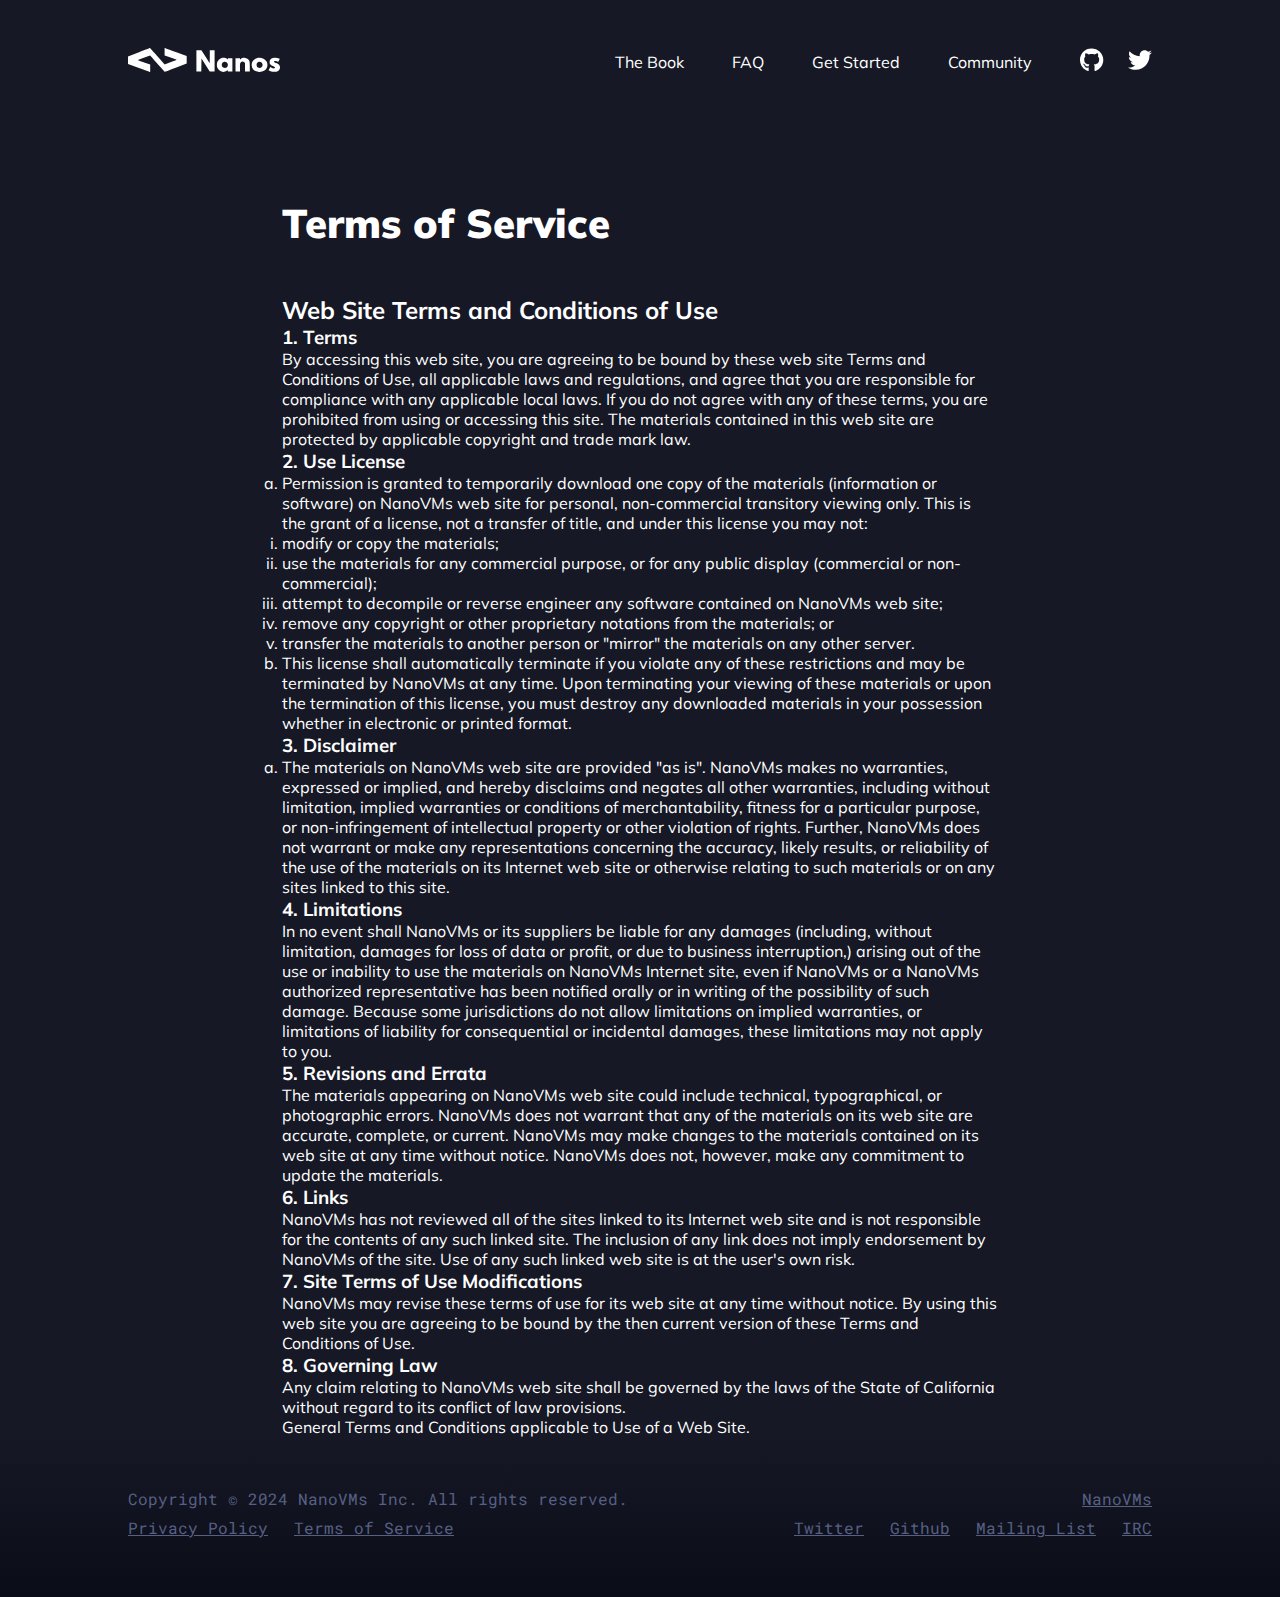
<file: terms.html>
<!DOCTYPE html>
<html lang="en">
<head>
    <meta name="description" content="The nanos unikernel runs your
applications as secure, isolated virtual machines faster than bare metal
installs.">
    <meta name="keywords" content="linux unikernel, elf unikernel,
process as unikernel, unikernel tool, unikernel runner, unikernel
orchestrator, unikernel process management, unikernel security">
    <meta charset="UTF-8">
    <meta name="viewport" content="width=device-width, initial-scale=1.0">
    <meta http-equiv="X-UA-Compatible" content="ie=edge">
    <link rel="stylesheet" href="/static/main.css">
    <link href="https://fonts.googleapis.com/css2?family=Muli:wght@400;700;900&display=swap" rel="stylesheet">
    <link href="https://fonts.googleapis.com/css2?family=Roboto+Mono:wght@400&display=swap" rel="stylesheet">
    <title>Terms of Service — Nanos.org</title>
</head>
<body>
<nav class="navigate">
    <a style="height: 24px" href="/index">
        <svg xmlns="http://www.w3.org/2000/svg" class="navigate__logo" width="152" height="24" viewBox="0 0 152 24"
             fill="none">
            <path d="M11 4.2L0 8.4V12.2 15.9L11 19.9C17 22.1 22 23.9 22.1 23.9 22.2 23.9 22.3 22.2 22.2 20.2L22.2 16.5 16.2 14.4C12.9 13.3 10.1 12.3 10.1 12.2 9.9 12.1 21.5 7.6 22 7.6 22.1 7.6 23.6 9.1 25.2 11 26.9 12.9 30.1 16.6 32.4 19.1 34.6 21.7 36.5 23.8 36.6 23.8 36.7 23.9 41.7 22 47.7 19.7L58.7 15.5V11.8 8L47.7 4C41.7 1.8 36.7 0 36.7 0 36.6 0 36.6 1.7 36.6 3.7L36.6 7.5 42.6 9.5C45.9 10.7 48.6 11.7 48.7 11.7 48.7 11.8 46.5 12.7 43.7 13.8 41 14.8 38.2 15.9 37.7 16.1L36.7 16.5 29.4 8.2C25.4 3.7 22.1 0 22.1 0 22 0 17 1.9 11 4.2ZM68.4 12.8V23.5H70.9 73.3L73.4 17 73.5 10.5 77.6 17 81.7 23.5 84.2 23.5 86.6 23.5V12.8 2.2H84.2 81.8L81.8 8.7 81.7 15.3 77.6 8.8 73.4 2.3 70.9 2.2 68.4 2.2V12.8ZM93.2 10.2C91.7 10.7 89.9 12.5 89.3 14.1 88.7 15.9 88.7 18.5 89.5 20 90.6 22.3 92.9 23.9 95.3 23.9 96.6 23.9 97.6 23.6 98.8 22.8L99.9 22.2V22.8 23.5H102.2 104.4V16.8 10.2H102.2 99.9V10.8C99.9 11.4 99.8 11.4 99.1 10.9 97.7 9.8 95.2 9.5 93.2 10.2ZM114.4 10.1C113.9 10.2 113.2 10.6 112.8 11L112 11.5V10.9 10.2H109.8 107.5V16.8 23.5H109.8 112V19.5C112 15.7 112.1 15.5 112.5 14.8 113.5 13.3 115.1 13 116.3 14.2L117 15V19.2 23.5H119.4 121.8V19.1C121.8 16.8 121.7 14.3 121.6 13.7 121.3 12.3 120.2 11 118.8 10.4 117.6 9.8 115.4 9.7 114.4 10.1ZM129.3 10.1C126.9 10.7 125.2 12.1 124.2 14 123.5 15.5 123.5 18.1 124.2 19.7 125.3 22.2 127.7 23.7 130.9 23.9 134.8 24.1 137.6 22.5 139 19.5 139.5 18.3 139.6 15.9 139.1 14.4 138.5 12.9 136.7 11.1 135 10.4 133.4 9.8 130.8 9.7 129.3 10.1ZM145 10.1C142.7 10.7 141.6 12 141.6 14.2 141.6 16 142.2 16.7 144.8 18 146.6 18.9 146.9 19.1 147 19.6 147 20.1 147 20.2 146.5 20.3 145.6 20.6 144.5 20.3 143.5 19.7 143.1 19.4 142.6 19.1 142.5 19.1 142.4 19.1 141.9 19.8 141.4 20.7L140.5 22.2 141 22.5C142.6 23.5 143.6 23.8 145.9 23.8 147.3 23.8 148.6 23.7 149 23.5 151.5 22.6 152.7 20 151.6 17.7 151.1 16.6 150.1 15.9 148 15.1 146.2 14.5 145.7 14.1 146.1 13.5 146.4 13 147.6 12.9 149.1 13.4L150.3 13.8 151.1 12.3 151.8 10.8 151 10.5C149.3 9.8 146.8 9.6 145 10.1ZM95.6 14C94.4 14.5 93.9 15.3 93.8 16.7 93.7 18.2 94.2 19.1 95.4 19.6 97.9 20.8 100.5 18.6 99.7 15.9 99.2 14.3 97.1 13.3 95.6 14ZM130.4 14C129.2 14.5 128.7 15.3 128.6 16.7 128.5 18.2 129 19.1 130.1 19.6 132.7 20.8 135.3 18.6 134.4 15.9 134 14.3 131.9 13.3 130.4 14Z"
                  style="clip-rule:evenodd;fill-rule:evenodd;fill:white"/>
        </svg>
    </a>
    <div class="navigate__box">
        <ul class="navigate__links-text navigate__pc">
            <a href="/thebook">
                <li>The Book</li>
            </a>
            <a href="/faq">
                <li>FAQ</li>
            </a>
            <a href="/getting_started">
                <li>Get Started</li>
            </a>
            <a href="/community">
                <li>Community</li>
            </a>
        </ul>
        <div class="navigate__links-socials navigate__pc">
            <ul class="navigate__links-socials">
                <a href="https://github.com/nanovms/nanos" class="navigate__links-socials_pdr">
                    <svg xmlns="http://www.w3.org/2000/svg" width="24" height="24" viewBox="0 0 24 24" fill="none">
                        <path d="M7.7 18.7C7.7 18.6 7.6 18.5 7.5 18.5 7.4 18.5 7.3 18.6 7.3 18.7 7.3 18.8 7.4 18.8 7.5 18.8 7.6 18.8 7.7 18.8 7.7 18.7ZM6.3 18.4C6.3 18.5 6.4 18.7 6.5 18.7 6.6 18.7 6.8 18.7 6.8 18.6 6.8 18.5 6.8 18.4 6.6 18.3 6.5 18.3 6.3 18.3 6.3 18.4ZM8.4 18.4C8.3 18.4 8.2 18.5 8.2 18.6 8.2 18.7 8.3 18.8 8.4 18.7 8.6 18.7 8.7 18.6 8.6 18.5 8.6 18.4 8.5 18.3 8.4 18.4ZM11.4 0.4C5 0.4 0 5.3 0 11.8 0 17 3.2 21.5 7.9 23.1 8.5 23.2 8.7 22.8 8.7 22.5 8.7 22.2 8.7 20.6 8.7 19.6 8.7 19.6 5.4 20.3 4.7 18.2 4.7 18.2 4.2 16.8 3.5 16.5 3.5 16.5 2.4 15.8 3.5 15.8 3.5 15.8 4.7 15.8 5.3 17 6.4 18.8 8.1 18.3 8.8 18 8.9 17.2 9.1 16.7 9.5 16.4 6.9 16.1 4.2 15.7 4.2 11.2 4.2 9.9 4.6 9.3 5.3 8.4 5.2 8.1 4.8 6.9 5.5 5.3 6.4 5 8.7 6.5 8.7 6.5 9.7 6.2 10.6 6.1 11.6 6.1 12.7 6.1 13.6 6.2 14.6 6.5 14.6 6.5 16.8 4.9 17.8 5.3 18.5 6.9 18 8.1 18 8.4 18.7 9.3 19.2 9.9 19.2 11.2 19.2 15.7 16.4 16.1 13.8 16.4 14.2 16.7 14.6 17.4 14.6 18.6 14.6 20.1 14.5 22.1 14.5 22.5 14.5 22.8 14.8 23.2 15.4 23 20.1 21.5 23.3 17 23.3 11.8 23.3 5.3 18 0.4 11.4 0.4ZM4.5 16.5C4.5 16.6 4.5 16.7 4.5 16.8 4.6 16.9 4.7 16.9 4.8 16.9 4.9 16.8 4.9 16.7 4.8 16.6 4.7 16.5 4.6 16.5 4.5 16.5ZM4 16.2C4 16.3 4 16.3 4.1 16.4 4.2 16.4 4.3 16.4 4.4 16.3 4.4 16.3 4.3 16.2 4.2 16.2 4.1 16.1 4.1 16.1 4 16.2ZM5.5 17.9C5.5 17.9 5.5 18 5.6 18.1 5.7 18.2 5.9 18.3 5.9 18.2 6 18.1 6 18 5.9 17.9 5.8 17.8 5.6 17.8 5.5 17.9ZM5 17.2C4.9 17.2 4.9 17.3 5 17.4 5.1 17.5 5.2 17.6 5.3 17.5 5.3 17.5 5.3 17.3 5.3 17.3 5.2 17.2 5.1 17.1 5 17.2Z"
                              fill="white"/>
                    </svg>
                </a>
                <a href="https://twitter.com/nanovms">
                    <svg xmlns="http://www.w3.org/2000/svg" width="24" height="20" viewBox="0 0 24 20" fill="none">
                        <path d="M21.5 5.1C22.5 4.4 23.3 3.6 24 2.6 23.1 3 22.1 3.3 21.1 3.3 22.2 2.7 22.9 1.8 23.3 0.6 22.4 1.2 21.3 1.6 20.2 1.8 19.3 0.9 18 0.3 16.6 0.3 13.9 0.3 11.7 2.5 11.7 5.2 11.7 5.6 11.7 6 11.8 6.3 7.7 6.1 4.1 4.1 1.6 1.2 1.2 1.9 1 2.7 1 3.7 1 5.4 1.8 6.9 3.2 7.8 2.4 7.7 1.6 7.5 0.9 7.1V7.2C0.9 9.6 2.6 11.5 4.9 12 4.5 12.1 4 12.2 3.6 12.2 3.3 12.2 3 12.2 2.7 12.1 3.3 14.1 5.1 15.5 7.3 15.5 5.6 16.8 3.5 17.6 1.2 17.6 0.8 17.6 0.4 17.6 0 17.5 2.2 19 4.7 19.8 7.5 19.8 16.6 19.8 21.5 12.3 21.5 5.8 21.5 5.5 21.5 5.4 21.5 5.1Z"
                              fill="white"/>
                    </svg>
                </a>
            </ul>
        </div>
        <div class="navigate__mobile">
            <input type='checkbox' class="navigate__mobile-menu">
            <span class="top"></span>
            <span class="middle"></span>
            <span class="bottom"></span>
            <ul class="navigate__mobile-list">
                <a href="/thebook">
                    <li>The Book</li>
                </a>
                <a href="/faq">
                    <li>FAQ</li>
                </a>
                <a href="/getting_started">
                    <li>Get Started</li>
                </a>
                <a href="/community">
                    <li class="navigate__mobile-list_last">Community</li>
                </a>
                <div class="navigate__links-socials_mobile">
                    <a href="https://github.com/nanovms/nanos" class="navigate__links-socials_github-mobile">
                        <svg xmlns="http://www.w3.org/2000/svg" width="24" height="24" viewBox="0 0 24 24" fill="none">
                            <path d="M7.7 18.7C7.7 18.6 7.6 18.5 7.5 18.5 7.4 18.5 7.3 18.6 7.3 18.7 7.3 18.8 7.4 18.8 7.5 18.8 7.6 18.8 7.7 18.8 7.7 18.7ZM6.3 18.4C6.3 18.5 6.4 18.7 6.5 18.7 6.6 18.7 6.8 18.7 6.8 18.6 6.8 18.5 6.8 18.4 6.6 18.3 6.5 18.3 6.3 18.3 6.3 18.4ZM8.4 18.4C8.3 18.4 8.2 18.5 8.2 18.6 8.2 18.7 8.3 18.8 8.4 18.7 8.6 18.7 8.7 18.6 8.6 18.5 8.6 18.4 8.5 18.3 8.4 18.4ZM11.4 0.4C5 0.4 0 5.3 0 11.8 0 17 3.2 21.5 7.9 23.1 8.5 23.2 8.7 22.8 8.7 22.5 8.7 22.2 8.7 20.6 8.7 19.6 8.7 19.6 5.4 20.3 4.7 18.2 4.7 18.2 4.2 16.8 3.5 16.5 3.5 16.5 2.4 15.8 3.5 15.8 3.5 15.8 4.7 15.8 5.3 17 6.4 18.8 8.1 18.3 8.8 18 8.9 17.2 9.1 16.7 9.5 16.4 6.9 16.1 4.2 15.7 4.2 11.2 4.2 9.9 4.6 9.3 5.3 8.4 5.2 8.1 4.8 6.9 5.5 5.3 6.4 5 8.7 6.5 8.7 6.5 9.7 6.2 10.6 6.1 11.6 6.1 12.7 6.1 13.6 6.2 14.6 6.5 14.6 6.5 16.8 4.9 17.8 5.3 18.5 6.9 18 8.1 18 8.4 18.7 9.3 19.2 9.9 19.2 11.2 19.2 15.7 16.4 16.1 13.8 16.4 14.2 16.7 14.6 17.4 14.6 18.6 14.6 20.1 14.5 22.1 14.5 22.5 14.5 22.8 14.8 23.2 15.4 23 20.1 21.5 23.3 17 23.3 11.8 23.3 5.3 18 0.4 11.4 0.4ZM4.5 16.5C4.5 16.6 4.5 16.7 4.5 16.8 4.6 16.9 4.7 16.9 4.8 16.9 4.9 16.8 4.9 16.7 4.8 16.6 4.7 16.5 4.6 16.5 4.5 16.5ZM4 16.2C4 16.3 4 16.3 4.1 16.4 4.2 16.4 4.3 16.4 4.4 16.3 4.4 16.3 4.3 16.2 4.2 16.2 4.1 16.1 4.1 16.1 4 16.2ZM5.5 17.9C5.5 17.9 5.5 18 5.6 18.1 5.7 18.2 5.9 18.3 5.9 18.2 6 18.1 6 18 5.9 17.9 5.8 17.8 5.6 17.8 5.5 17.9ZM5 17.2C4.9 17.2 4.9 17.3 5 17.4 5.1 17.5 5.2 17.6 5.3 17.5 5.3 17.5 5.3 17.3 5.3 17.3 5.2 17.2 5.1 17.1 5 17.2Z"
                                  fill="white"/>
                        </svg>
                    </a>
                    <a href="#">
                        <svg xmlns="http://www.w3.org/2000/svg" width="24" height="20" viewBox="0 0 24 20" fill="none">
                            <path d="M21.5 5.1C22.5 4.4 23.3 3.6 24 2.6 23.1 3 22.1 3.3 21.1 3.3 22.2 2.7 22.9 1.8 23.3 0.6 22.4 1.2 21.3 1.6 20.2 1.8 19.3 0.9 18 0.3 16.6 0.3 13.9 0.3 11.7 2.5 11.7 5.2 11.7 5.6 11.7 6 11.8 6.3 7.7 6.1 4.1 4.1 1.6 1.2 1.2 1.9 1 2.7 1 3.7 1 5.4 1.8 6.9 3.2 7.8 2.4 7.7 1.6 7.5 0.9 7.1V7.2C0.9 9.6 2.6 11.5 4.9 12 4.5 12.1 4 12.2 3.6 12.2 3.3 12.2 3 12.2 2.7 12.1 3.3 14.1 5.1 15.5 7.3 15.5 5.6 16.8 3.5 17.6 1.2 17.6 0.8 17.6 0.4 17.6 0 17.5 2.2 19 4.7 19.8 7.5 19.8 16.6 19.8 21.5 12.3 21.5 5.8 21.5 5.5 21.5 5.4 21.5 5.1Z"
                                  fill="white"/>
                        </svg>
                    </a>
                </div>
            </ul>
        </div>
    </div>
</nav>

<main class="container top-mg middling" role="main">


    <div class="right">
        <h1 class="title title__main">
            Terms of Service
        </h1>
         <p class="description right__description">
    <h2>
      Web Site Terms and Conditions of Use
    </h2>

    <h3>
      1. Terms
    </h3>

    <p>
      By accessing this web site, you are agreeing to be bound by these
      web site Terms and Conditions of Use, all applicable laws and
      regulations,
      and agree that you are responsible for compliance with any applicable
      local
      laws. If you do not agree with any of these terms, you are prohibited
      from
      using or accessing this site. The materials contained in this web site
      are
      protected by applicable copyright and trade mark law.
    </p>

    <h3>
      2. Use License
    </h3>

    <ol type="a">
      <li>
        Permission is granted to temporarily download one copy of the
        materials
        (information or software) on NanoVMs web site for personal,
        non-commercial transitory viewing only. This is the grant of a
        license,
        not a transfer of title, and under this license you may not:

        <ol type="i">
          <li>modify or copy the materials;</li>
          <li>use the materials for any commercial purpose, or for any
            public display (commercial or non-commercial);</li>
          <li>attempt to decompile or reverse engineer any software
            contained on NanoVMs web site;</li>
          <li>remove any copyright or other proprietary notations from the
            materials; or</li>
          <li>transfer the materials to another person or "mirror" the
            materials on any other server.</li>
        </ol>
      </li>
      <li>
        This license shall automatically terminate if you violate any of
        these restrictions and may be terminated by NanoVMs at any time. Upon
        terminating your viewing of these materials or upon the termination of
        this license, you must destroy any downloaded materials in your
        possession whether in electronic or printed format.
      </li>
    </ol>

    <h3>
      3. Disclaimer
    </h3>

    <ol type="a">
      <li>
        The materials on NanoVMs web site are provided "as is".
        NanoVMs makes no warranties, expressed or implied, and hereby
        disclaims and negates all other warranties, including without
        limitation, implied warranties or conditions of merchantability, fitness
        for a particular purpose, or non-infringement of intellectual property
        or other violation of rights. Further, NanoVMs does not warrant or
        make any representations concerning the accuracy, likely results, or
        reliability of the use of the materials on its Internet web site or
        otherwise relating to such materials or on any sites linked to this
        site.
      </li>
    </ol>

    <h3>
      4. Limitations
    </h3>

    <p>
      In no event shall NanoVMs or its suppliers be liable for any
      damages (including, without limitation, damages for loss of data or
      profit, or due to business interruption,) arising out of the use or
      inability to use the materials on NanoVMs Internet site, even if
      NanoVMs or a NanoVMs authorized representative has been notified
      orally or in writing of the possibility of such damage. Because some
      jurisdictions do not allow limitations on implied warranties, or
      limitations of liability for consequential or incidental damages, these
      limitations may not apply to you.
    </p>

    <h3>
      5. Revisions and Errata
    </h3>

    <p>
      The materials appearing on NanoVMs web site could include
      technical, typographical, or photographic errors. NanoVMs does not
      warrant that any of the materials on its web site are accurate,
      complete, or current. NanoVMs may make changes to the materials
      contained on its web site at any time without notice. NanoVMs does
      not, however, make any commitment to update the materials.
    </p>

    <h3>
      6. Links
    </h3>

    <p>
      NanoVMs has not reviewed all of the sites linked to its Internet
      web site and is not responsible for the contents of any such linked
      site. The inclusion of any link does not imply endorsement by NanoVMs
      of the site. Use of any such linked web site is at the user's own risk.
    </p>

    <h3>
      7. Site Terms of Use Modifications
    </h3>

    <p>
      NanoVMs may revise these terms of use for its web site at any time
      without notice. By using this web site you are agreeing to be bound by
      the then current version of these Terms and Conditions of Use.
    </p>

    <h3>
      8. Governing Law
    </h3>

    <p>
      Any claim relating to NanoVMs web site shall be governed by the
      laws of the State of California without regard to its conflict of law
      provisions.
    </p>

    <p>
      General Terms and Conditions applicable to Use of a Web Site.
    </p>

        </p>

          </div>
</main>

<footer class="block footer__pc">
    <div class="footer__box">
        <span>Copyright © 2024 NanoVMs Inc. All rights reserved.</span>
        <a class="footer__link footer__link_reset-mg" href="https://nanovms.com/">
            <span>NanoVMs</span>
        </a>
    </div>
    <div class="footer__box">
        <div>
            <a class="footer__link" href="/privacy">
                <span>Privacy Policy</span>
            </a>
            <a class="footer__link" href="/terms">
                <span>Terms of Service</span>
            </a>
        </div>
        <div>
            <a class="footer__link" href="https://twitter.com/nanovms">
                <span>Twitter</span>
            </a>
            <a class="footer__link" href="https://github.com/nanovms/nanos">
                <span>Github</span>
            </a>
            <a class="footer__link" href="https://groups.google.com/a/nanovms.com/g/nanos-users">
                <span>Mailing List</span>
            </a>
            <a class="footer__link footer__link_reset-mg" href="#">
                <span>IRC</span>
            </a>
        </div>
    </div>
</footer>

<footer class="block footer__mobile">
    <div class="footer__box">
        <span>Copyright © 2024 NanoVMs Inc. All rights reserved.</span>
        <div class="footer__box-wrap">
            <a class="footer__link" href="/privacy">
                <span>Privacy Policy</span>
            </a>
            <a class="footer__link" href="/terms">
                <span>Terms of Service</span>
            </a>
            <a class="footer__link" href="https://nanovms.com/">
                <span>NanoVMs</span>
            </a>
            <a class="footer__link" href="https://nanovms.com/services/subscription">
                <span>Commercial Support</span>
            </a>
            <a class="footer__link" href="https://forums.nanovms.com">
                <span>Forums</span>
            </a>
 
 
            <a class="footer__link" href="https://twitter.com/nanovms">
                <span>Twitter</span>
            </a>
            <a class="footer__link" href="https://github.com/nanovms/nanos">
                <span>GitHub</span>
            </a>
            <a class="footer__link" href="https://groups.google.com/a/nanovms.com/g/nanos-users">
                <span>Mailing List</span>
            </a>
            <a class="footer__link" href="#">
                <span>IRC</span>
            </a>
        </div>
    </div>
</footer>

<script src="/static/index.js"></script>
<!-- Global site tag (gtag.js) - Google Analytics -->
<script async
src="https://www.googletagmanager.com/gtag/js?id=G-Q7BKSVLQ4K"></script>
<script>
  window.dataLayer = window.dataLayer || [];
  function gtag(){dataLayer.push(arguments);}
  gtag('js', new Date());

  gtag('config', 'G-Q7BKSVLQ4K');
</script>
</body>
</html>
</file>
<file: static/main.css>
:root {
  --bg-color: #161825;
  --bg-secondary: #1F2439;
  --descr-color: #D5D3DC;
  --btn-primary: #E94560;
  --font-primary: 'Muli', sans-serif;
  --font-secondary: 'Roboto Mono', sans-serif;
}

* {
  margin: 0;
  padding: 0;
  box-sizing: border-box;
}

body {
  background-color: var(--bg-color);
  font-family: var(--font-primary);
  color: #fff;
  width: 100% !important;
  overflow-x: hidden;
}

/*=============================*/

.block {
  display: flex;
  width: 100%;
  max-width: 1170px;
  margin: auto;
  width: 80%;
}

.title {
  font-weight: 900;
  font-size: 40px;
  line-height: 120%;
}

.description {
  color: var(--descr-color);
  font-family: var(--font-secondary);
  font-weight: normal;
  font-size: 20px;
  line-height: 150%;
  letter-spacing: -0.05em;
  font-style: normal;
}

.button {
  display: inline-block;
  background-color: var(--btn-primary);
  border-radius: 4px;
  padding: 14px 28px;
  color: white;
  outline: none;
  border: none;
  font-family: var(--font-primary);
  font-size: 20px;
  line-height: 120%;
  cursor: pointer;
  font-weight: bold;
}

a {
  color: inherit;
  text-decoration: none;
}

a:visited {
  color: inherit;
}

.main a:hover p,
.main a:target p,
.main a:active p {
  color: var(--descr-color) !important;
}

/*=============================*/

.navigate {
  padding: 3rem 0;
  display: flex;
  width: 80%;
  max-width: 1170px;
  margin: auto;
  justify-content: space-between;
}

.navigate__mobile {
  display: none;
}

.navigate__box {
  display: flex;
  flex-direction: row;
  justify-content: space-between;
}

.navigate__links-text,
.navigate__links-socials {
  display: flex;
  align-items: center;
}

.navigate__links-text li:hover {
  border-bottom: 2px solid var(--btn-primary);
}

.navigate__links-text li{
  margin-right: 3rem;
}

.navigate__links-socials_pdr {
  padding-right: 1.5rem;
}

.navigate li {
  list-style: none;
}

.navigate__links-socials a:hover svg path {
  fill: var(--btn-primary);
}

/*=============================*/

.home__top {
  display: flex;
  margin: auto;
  width: 85%;
}

.home__top-left {
  display: flex;
  flex-direction: column;
  align-items: baseline;
  width: 50%;
}

.home__top-left .title {
  margin: 105px 0 32px 0;
}

.home__top-left p {
  margin-bottom: 48px;
}

.home__top-left button {
  margin-right: 1.5rem;
}

.home__top-right {
  position: relative;
  width: 50%;
  right: -172px;
  top: 74px;
}

.home__terminal {
  display: flex;
  justify-content: flex-end;
  position: relative;
  width: 100%;
  right: -75px;
  box-shadow: 40px 40px 100px #030B1F;
}

.button__secondary {
  color: var(--btn-primary);
  background-color: transparent;
  border: 2px solid var(--btn-primary);
  margin-bottom: 150px;
}

/*======================*/

.supported {
  display: flex;
  align-items: center;
  justify-content: center;
  width: 100% !important;
  max-width: 100%;
  height: 150px;
  background-color: var(--bg-secondary);
}

.supported__text {
  display: flex;
  padding: 0 135px 0 0;
  text-align: center;
  color: #576084;
}

.supported__logo-box {
  display: flex;
  flex-wrap: wrap;
  justify-content: space-around;
}

.supported__logo-box img {
  margin-right: 40px;
}  

/*=======================*/

.main {
  display: flex;
  justify-content: space-between;
  align-items: center;
  height: 620px;
  margin: auto;
}

.main__box {
  width: 50%;
}

.main__box .title {
  margin-bottom: 8px;
}

.main__red-text {
  color: var(--btn-primary);
}

.main__small-text {
  font-size: 10px;
  color: #D5D3DC;
}

/*===================*/

.supported__commercial {
  display: flex;
  position: relative;
  flex-direction: column;
  height: 400px;
}

.supported__commercial h2,
.supported__commercial p,
.supported__commercial a,
.supported__commercial button {
  z-index: 1;
}

.supported__commercial svg,
.supported__commercial img {
  position: absolute;
  z-index: 0;
}

.supported__commercial img {
  height: 60%;
}

/*==================THEBOOK==============*/
 .container {
    display: flex;
    width: 80%;
    max-width: 1170px;
    margin: auto;
  }
  
  .right__description {
      margin-bottom: 32px;
  }

  .top-mg {
    margin-top: 133px;
  }

  .left {
    position: sticky;
    font-family: var(--font-secondary);
    font-size: 20px;
    display: flex;
    flex-direction: column;
    width: 30%;
    height: 100%;
    top: 20px;
    line-height: 150%;
    font-weight: normal;
    color: var(--btn-primary);
  }

  .left a {
    margin-bottom: 8px;
  }

  .left a:hover,
  .left a:target,
  .left a:active {
    color: var(--descr-color);
  }

  .title__main {
    font-size: 40px;
    margin-top: -58px;
    margin-bottom: 8px;
  }

  .right {
    width: 70%;
  }

  .right__title {
    margin-bottom: 8px;
    font-size: 32px;
  }

  .right__description {
    margin-bottom: 48px;
    font-size: 16px;
  }

  .right__description a {
    color: var(--btn-primary);
    font-family: var(--font-secondary);
  }

  .right__description a:hover,
  .right__description a:target,
  .right__description a:active {
    color: var(--descr-color);
  }

  .right__description_before-code {
    margin-bottom: 28px;
  }

  .hljs {
    margin-top: -20px;
    margin-bottom: 48px;
  }

  .cpp {
    border-radius: 4px;
    padding: 15px !important;
    height: 270px;
    font-size: 13px;
  }

  .right__description_listing {
    line-height: 150%;
    display: flex;
    flex-direction: column;
  }

  .right__description_last {
    margin-bottom: 120px !important;
  }

  .description__main {
    font-size: 20px;
  }



/*=============================*/

.footer__pc {
  display: flex;
  flex-direction: column;
  justify-content: center;
  align-items: center;
  background: linear-gradient(180deg, #161825 0%, #0A0C18 100%) !important;
  width: 100%;
  max-width: 100%;
  color: #576084;
  height: 160px;
  font-family: var(--font-secondary);
}

.footer__box {
  display: flex;
  align-items: center;
  width: 80%;
  margin: 0 auto;
  justify-content: space-between;
  margin-bottom: 8px;
}

.footer__link span {
  text-decoration: underline;
  text-align: center;
  margin-right: 1rem;
}

.footer__link_reset-mg span {
  margin-right: 0;
}

.footer__mobile {
  display: none;
}

.left__mobile {
  display: none;
}

/*===================*/

.middling {
  justify-content: center;  
}

.community {
  height: 610px;
}

.community__margin {
  margin-bottom: 37px;
}

.community__box {
  display: grid;
  grid-template-columns: 1fr 1fr 1fr 1fr;
}

.community__social-box {
  display: flex;
  flex-direction: column;
  justify-content: center;
  align-items: center;
  background-color: var(--bg-secondary);
  width: 170px;
  height: 170px;
  margin-right: 30px;
  margin-bottom: 32px;
}

.community__social-box:hover,
.community__social-box:active,
.community__social-box:target {
  background-color: var(--btn-primary);
}

.community__social-box svg {
  margin-bottom: 8px;
  height: 72px;
}

.community__description {
  font-family: 'Roboto', sans-serif;
  font-size: 24px;
  line-height: 120%;
}

@media (max-width: 1050px) {
    .navigate__pc li {
      margin-right: 24px;
      font-weight: normal;
    }
  }

@media (max-width: 1050px) {
.hljs {
    margin-bottom: 38px;
}
}

@media (max-width: 1050px) {
.cpp {
    line-height: 120%;
    height: 258px;
}
}

@media (max-width: 1200px) {
  .community__box {
  grid-template-columns: 1fr 1fr;
  grid-column-gap: 30px;
    width: 100%;
}
  
  .community__social-box {
    width: 100%;
  }
}

.nanos__mobile {
  display: none;
}

.title__home {
    font-size: 48px;
  }

/*==============MOBILE VIEW======================*/

@media (max-width: 1050px) {
  
/*  ============== */
  
  .home__visit {
    width: 100%!important;
  }
  
  .nanos__pc {
    display: none;
  }
  
  .nanos__mobile {
    display: block;
  }

  .container {
      width: 85%;
      line-height: 150%;
    }
  
  .community {
    height: 100%;
  }

  .community__box {
    justify-content: center;
    margin-right: -30px;
  }

  .community__social-box {
    height: 140px;
  }

  .community__description {
    font-size: 16px;
  }

  .community__social-box svg {
    height: 40px;
  }

  .community__top-mg {
    margin-top: 120px;
  }
  
  .left {
    display: none;
  }

  .left__mobile {
    display: flex;
    flex-direction: column;
    justify-content: space-around;
    border-radius: 4px;
    background-color: var(--bg-secondary);
    font-family: var(--font-secondary);
    padding: 15px 20px;
    height: 352px;
    margin-bottom: 48px;
  }
  
  .left__mobile_get-start {
    height: 120px;
  }

  .left__mobile span:active,
  .left__mobile span:target {
    color: var(--btn-primary);
  }
  
  .right__title {
    margin-bottom: 8px;
    font-size: 24px!important;
  }
  
  .right {
    width: 100%;
  }
  
  .title__home {
    font-size: 40px!important;
  }

  
  body {
    width: 100% !important;
  }
  
  .block {
    width: 85%;
  }
  
  .title {
    font-size: 32px;
  }
  
  .description {
    font-size: 16px;
  }
  
  .navigate {
    margin: 32px auto 0;
    width: 85%;
    padding: 0;
    z-index: 2;
  }
  
  .navigate__pc {
    display: none;
  }
  
  .navigate__mobile {
    display: flex;
    align-items: center;
  }
  
  .navigate__mobile-menu {
    z-index: 5;
    width: 20px;
    height: 20px;
    opacity: 0;
  }
  
  .navigate__mobile .top {
    position: absolute;
    background-color: white;
    width: 15px;
    height: 2px;
    margin: auto;
    top: 35px;
    z-index: 4;
    transition: .4s;
  }
  
  .navigate__mobile .middle,
  .navigate__mobile .bottom {
    position: absolute;
    background-color: white;
    width: 21px;
    height: 2px;
    margin: auto;
    z-index: 4;
    transition: .4s;
  }
  
  .navigate__mobile .bottom {
    position: absolute;
    top: 50px;
    z-index: 4;
  }
  
  .navigate__mobile-menu:checked ~ .navigate__mobile-list {
    display: flex !important;
    position: fixed;
    top: 0;
    left: 0;
    bottom: 0;
    background-color: var(--bg-color);
    width: 100vw;
    height: 100vh;
    overflow: hidden;
    flex-direction: column;
    z-index: 3;
    font-size: 32px;
    justify-content: center;
    align-items: center;
  }
  
  .navigate__mobile-menu:checked ~ .navigate__mobile-list li {
    margin-bottom: 16px;
  }
  
  .navigate__mobile-menu:checked ~ .navigate__mobile-list li:active,
  .navigate__mobile-menu:checked ~ .navigate__mobile-list a:active svg path,
  .navigate__mobile-menu:checked ~ .navigate__mobile-list li:target,
  .navigate__mobile-menu:checked ~ .navigate__mobile-list a:target svg path {
    color: var(--btn-primary);
    fill: var(--btn-primary);
  }
  
  .navigate__mobile-menu:checked ~ .navigate__mobile-list svg {
    width: 40px;
    height: 48px;
  }
  
  .navigate__mobile-menu:checked ~.navigate__mobile-list .navigate__mobile-list_last {
    margin-bottom: 52px !important;
  }
  
  .navigate__mobile-menu:checked ~ .top {
    display: none;
  }
  
  .navigate__mobile-menu:checked ~ .middle {
    transform: rotate(45deg);
    transition: .4s;
  }
  
  .navigate__mobile-menu:checked ~ .bottom {
    position: absolute;
    top: 43px;
    transform: rotate(-45deg);
    transition: .4s;
  }
  
  .navigate__mobile-list {
    display: none;
  }
  
  .navigate__links-socials_mobile {
    display: flex;
  }
  
  .navigate__links-socials_github-mobile {
    margin-right: 24px;
  }
  
  .home__top {
    flex-direction: column;
  }
  
  .home__top-right {
    right: 0;
    top: 0;
  }
  
  .home__top .title {
    margin: 60px 0 24px 0;
  }
  
  .home__top-right {
    overflow-x: hidden;
    width: 108.5%;
  }
  
  .home__terminal {
    position: relative;
    width: 130%;
    right: 0;
    top: 0;
  }
  
  .home__top-left {
    width: 100%;
  }
  
  .home__top-buttons {
    width: 100%;
  }
  
  .button {
    width: 100%;
    margin: 0;
    padding: 15px 50px;
    font-size: 16px;
  }
  
  .button__secondary {
    margin: 8px 0 55px;
  }
  
  .main {
    display: flex;
    flex-direction: column;
    margin-bottom: 100px;
  }
  
  .main__box {
    width: 100%;
  }
  
  .main__box .title {
    margin-top: 40px;
  }
  
  .main__small-text {
    font-size: 10px;
  }
  
  .main img {
    width: 100%;
    height: 60%;
  }
  
  .main svg {
    width: 100%;
  }
  
  .main__reverse_mobile {
    flex-direction: column-reverse;
  }
  
  .supported {
    width: 100%;
    margin: 48px 0 100px;
    height: 100%;
    flex-direction: column;
    align-items: center;
    justify-content: center;
  }
  
  .supported__logo-box {
    width: 80%;
    margin-left: 16px;
    margin-bottom: 40px;
  }
  
  .supported__text {
    padding: 0;
    margin: 40px 0 32px;
  }
  
  .supported__logo-box img {
    height: 25px;
    padding: 0;
    margin: 0 0px 16px 0;
  }
  
  .supported__commercial {
    height: 370px;
    text-align: center;
    margin-bottom: 0;
  }
  
  .supported__commercial .title {
    margin-bottom: 12px;
  }
  
  .supported__commercial p,
  .supported__commercial button,
  .supported__commercial .title {
    width: 85%;
  }
  
  .supported__commercial svg,
  .supported__commercial img {
    width: 100%;
  }
  
  .footer__pc {
    display: none;
  }
  
  .footer__mobile {
    display: flex;
    width: 100%;
    background: linear-gradient(180deg, #161825 0%, #0A0C18 100%) !important;
    margin: auto;
    align-items: center;
    justify-content: center;
    height: 195px;
    font-size: 12px;
    color: #576084;
    font-family: var(--font-secondary);
  }
  
  .footer__box {
    display: flex;
    flex-direction: column;
    text-align: center;
  }
  
  .footer__box > span {
    margin: 40px 0 20px;
  }
  
  .footer__box-wrap {
    display: flex;
    justify-content: center;
    margin-left: 16px;
    flex-wrap: wrap;
  }
  
  .footer__link {
    margin: 0 0 12px;
  }
  
  .footer__link span {
    margin: 0 16px 0 0;
  }
}

/*
@media (max-width: 350px) {
  .community__box {
  grid-template-columns: 130px 130px;
}
  
  .community__social-box {
    width: 100px;
    height: 100px;
  }
}*/

/* ian's stupid css */
table {   border: 1px solid black; }
table tr:nth-child(odd) {background: #e9456f; }
table tr:first-child td { text-align: center; font-weight: bold; background: #e94560;}
/*table td { border: none; margin-left: none; margin-right: none; padding-right: none; padding-left: none; border-collapse: collapse; }*/
</file>
